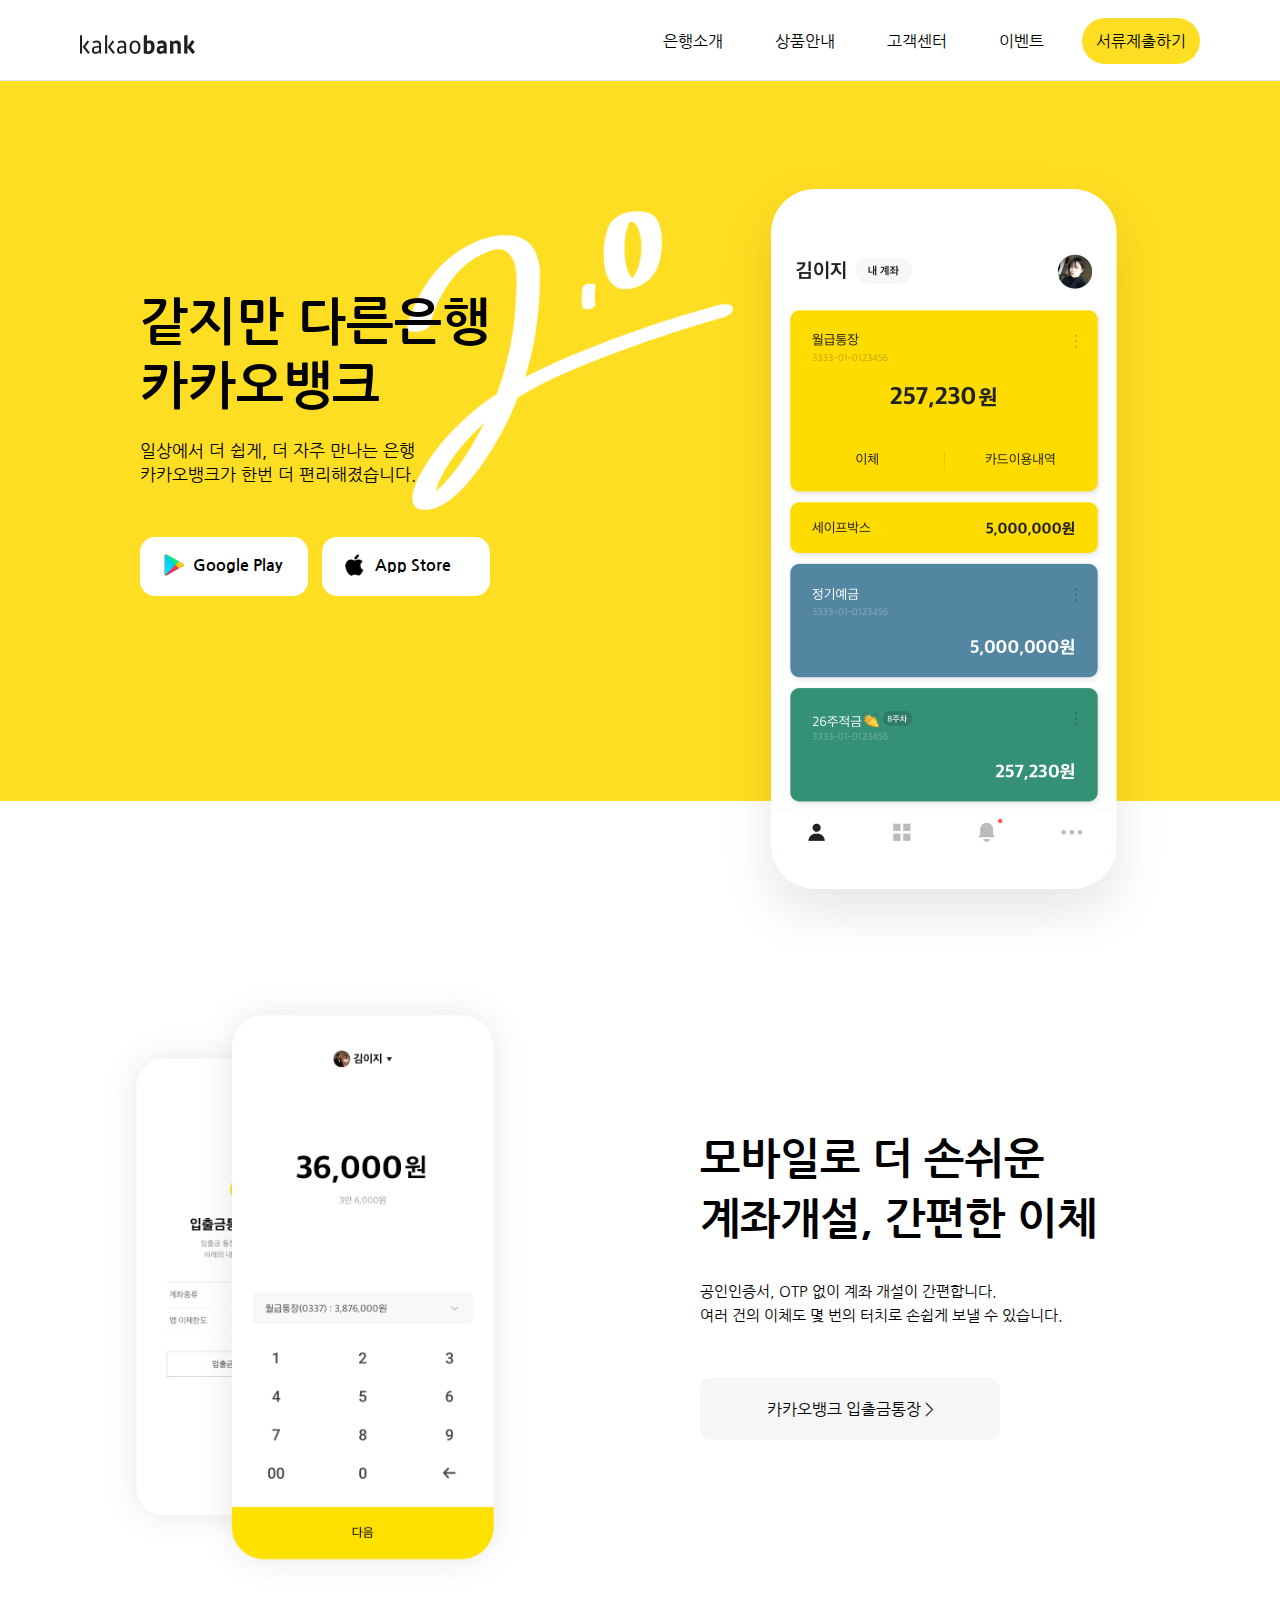
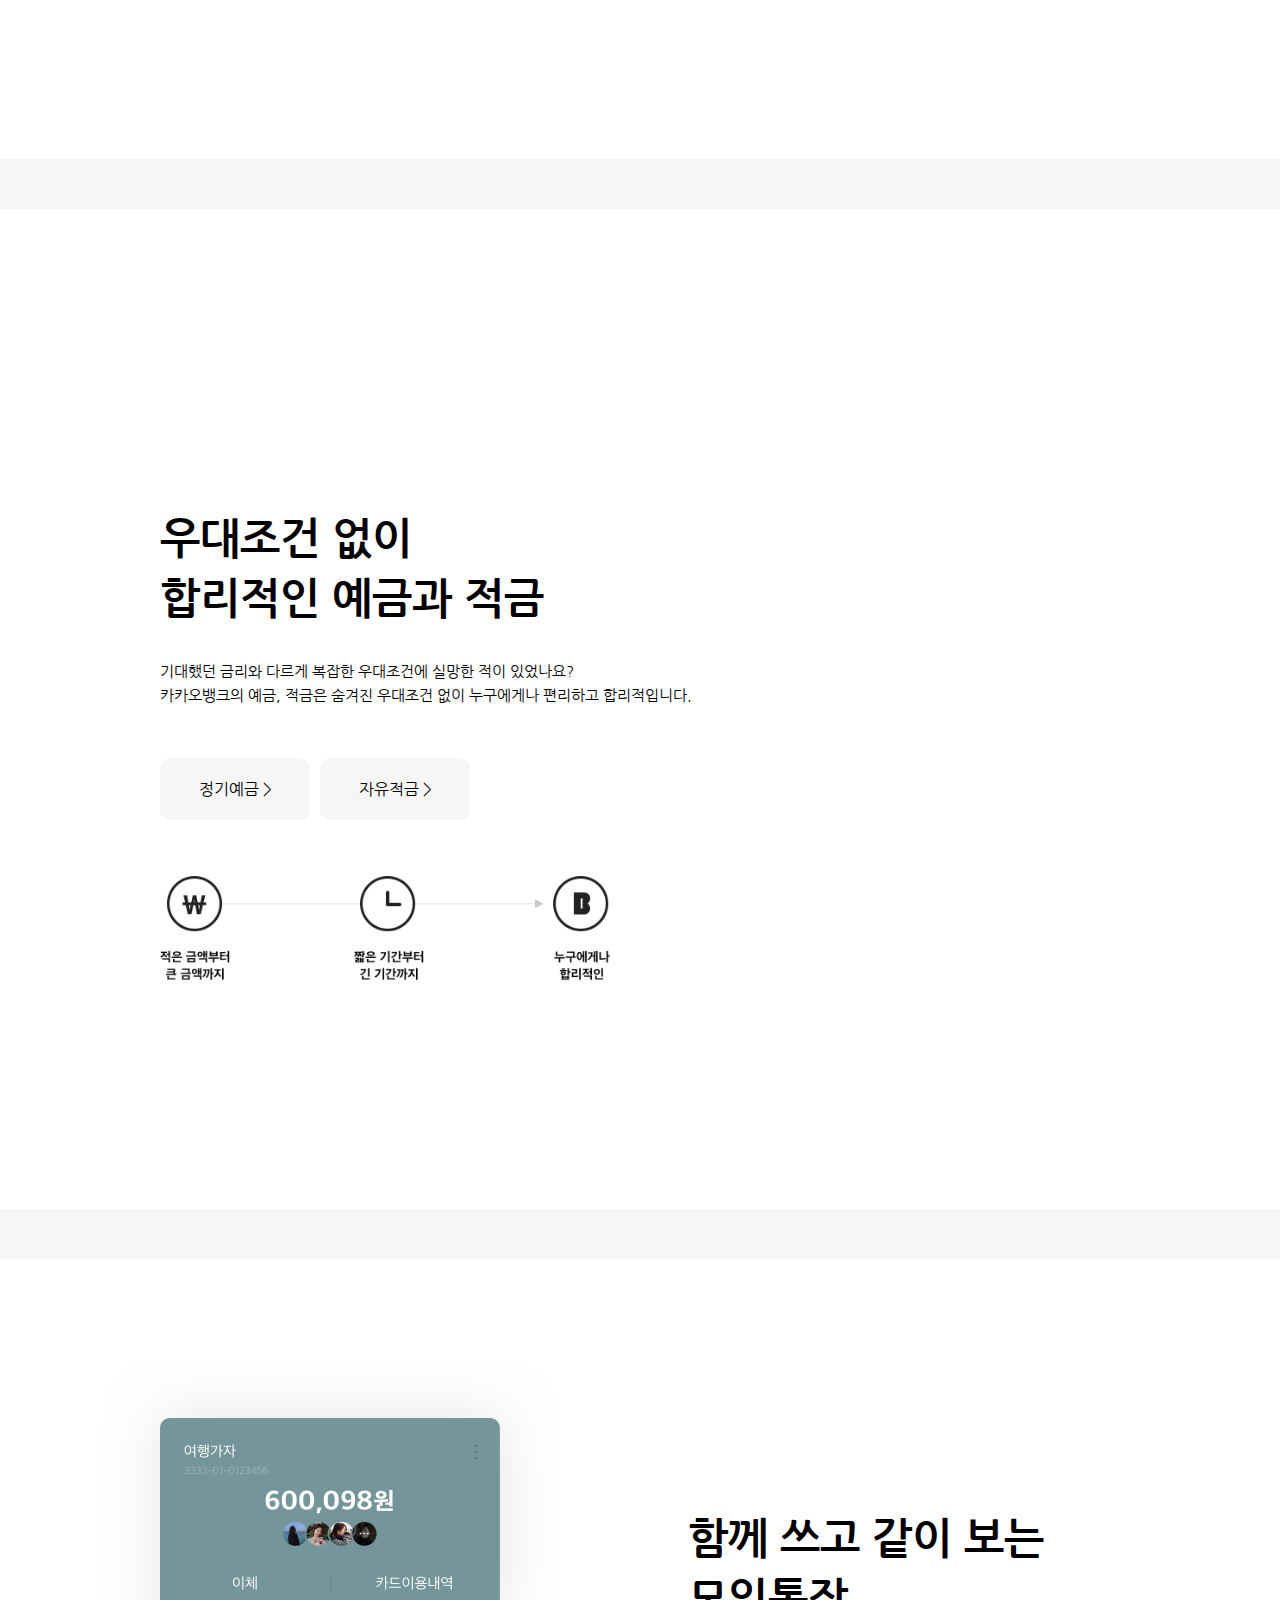
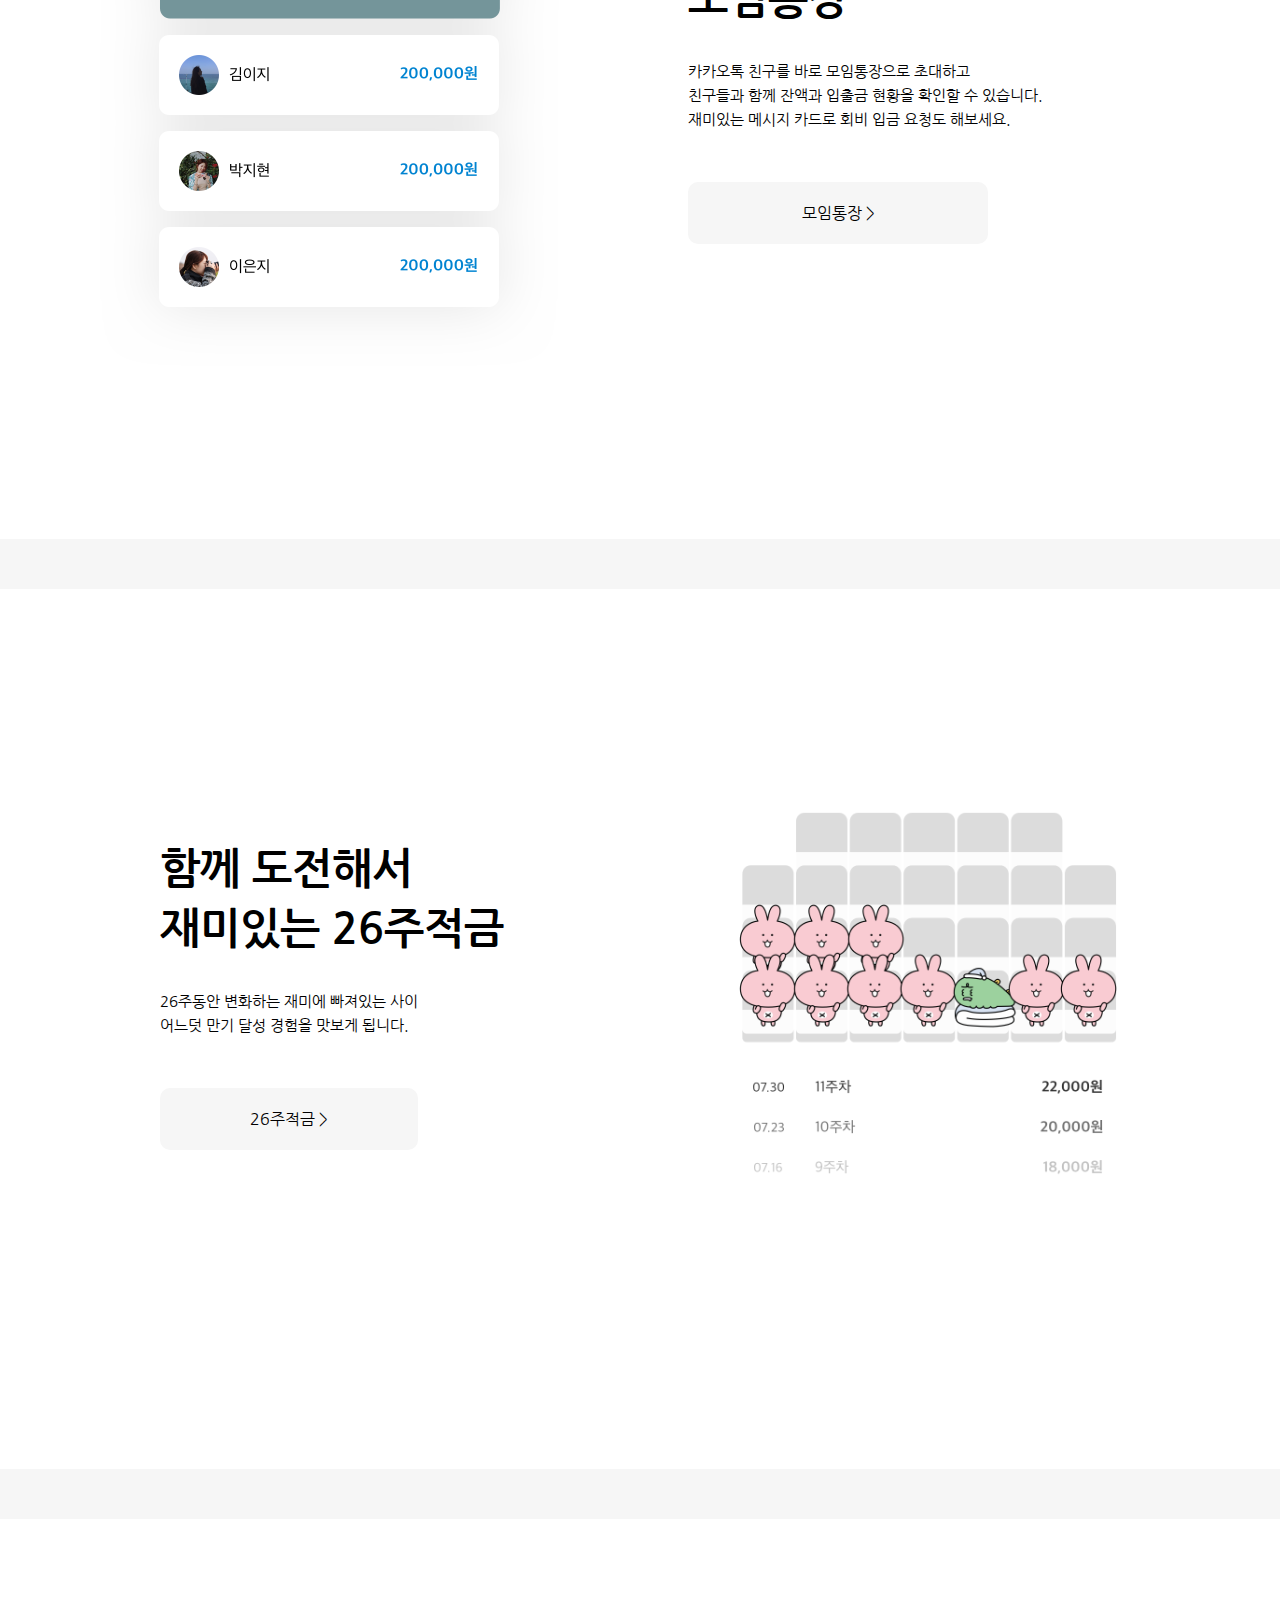
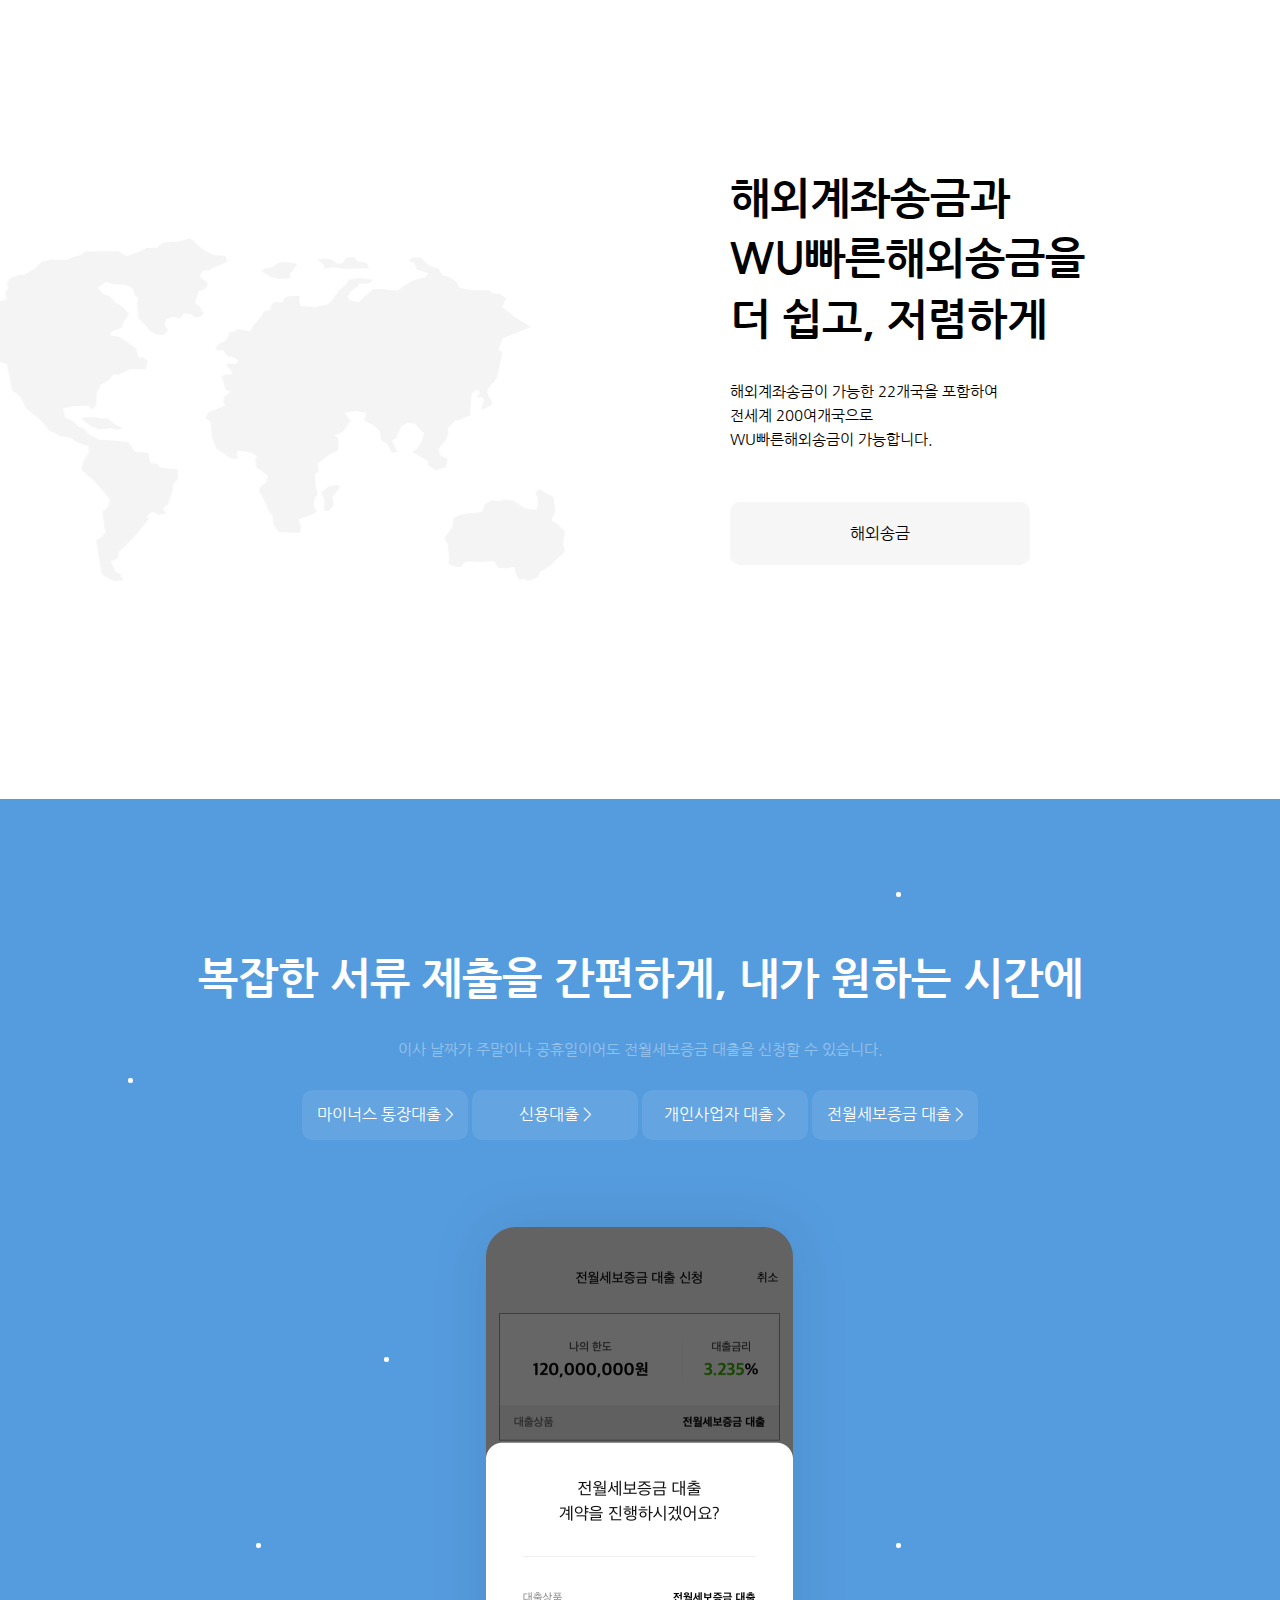
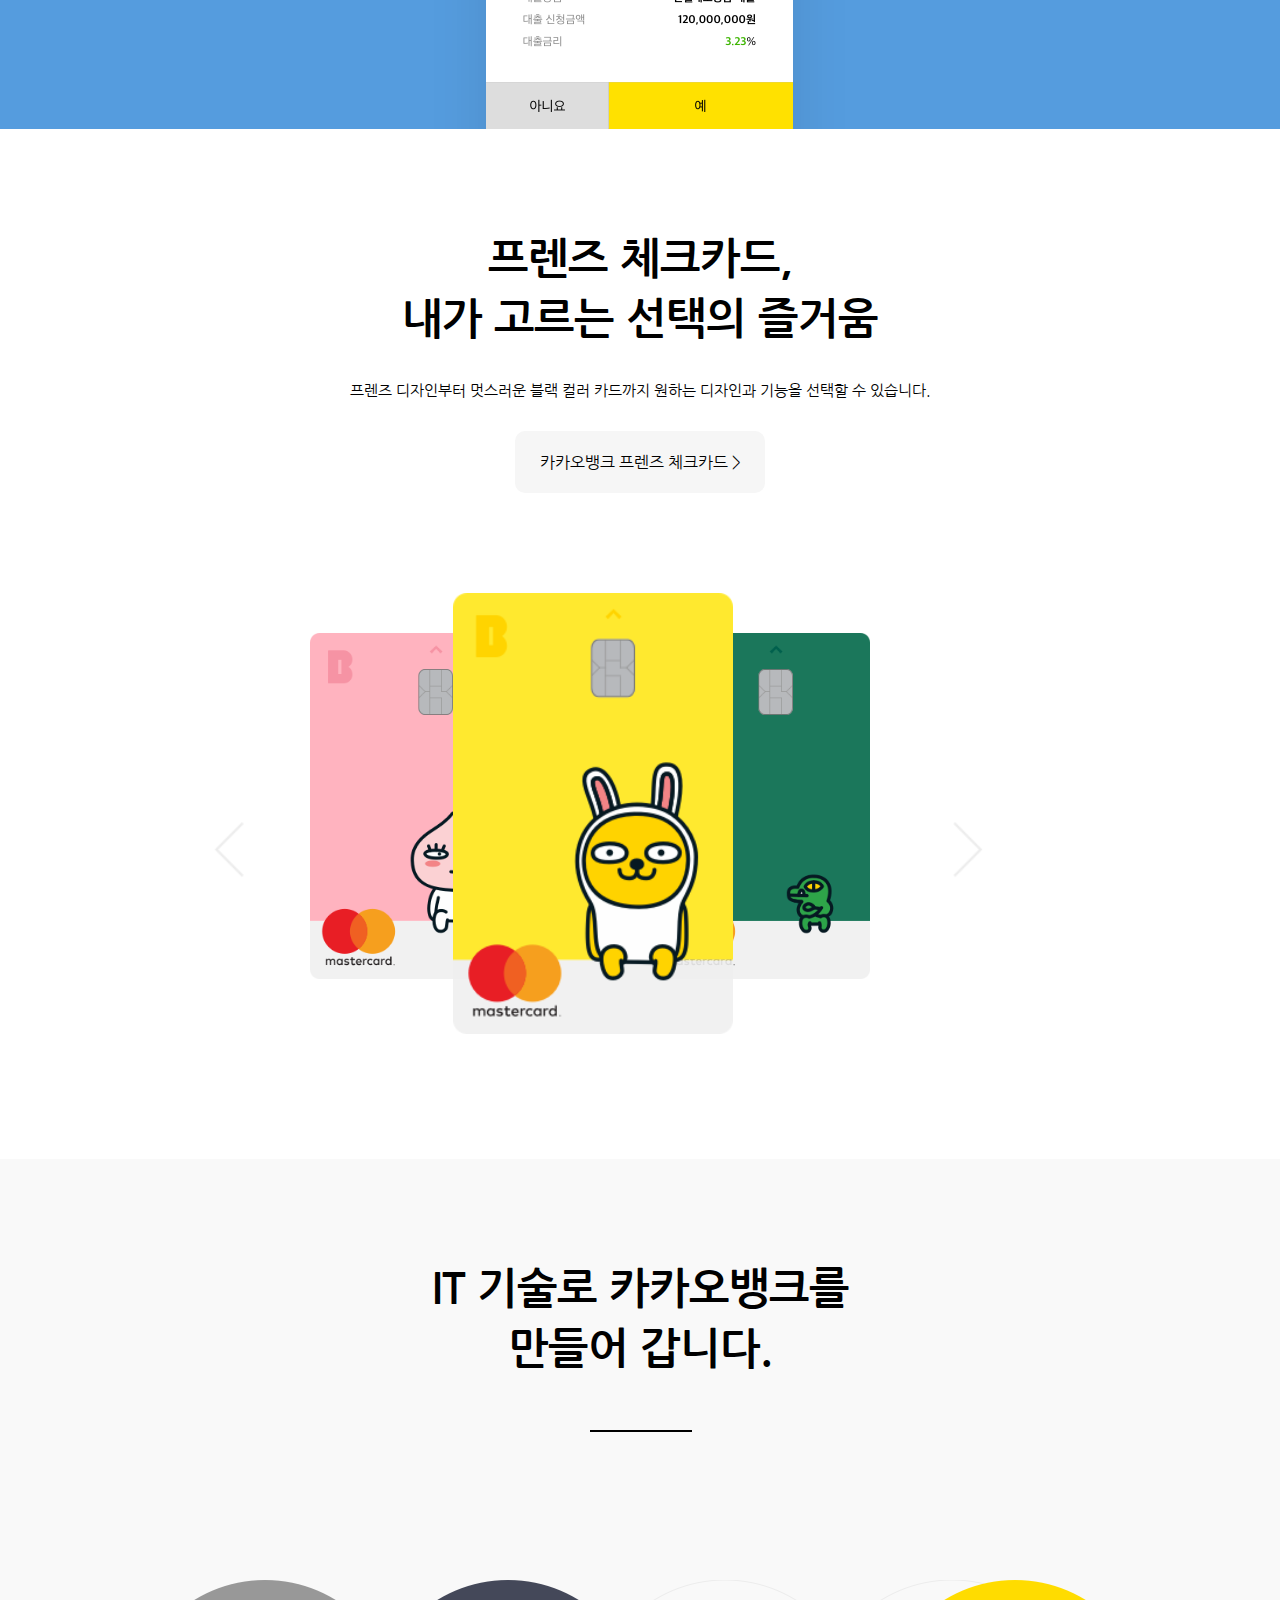
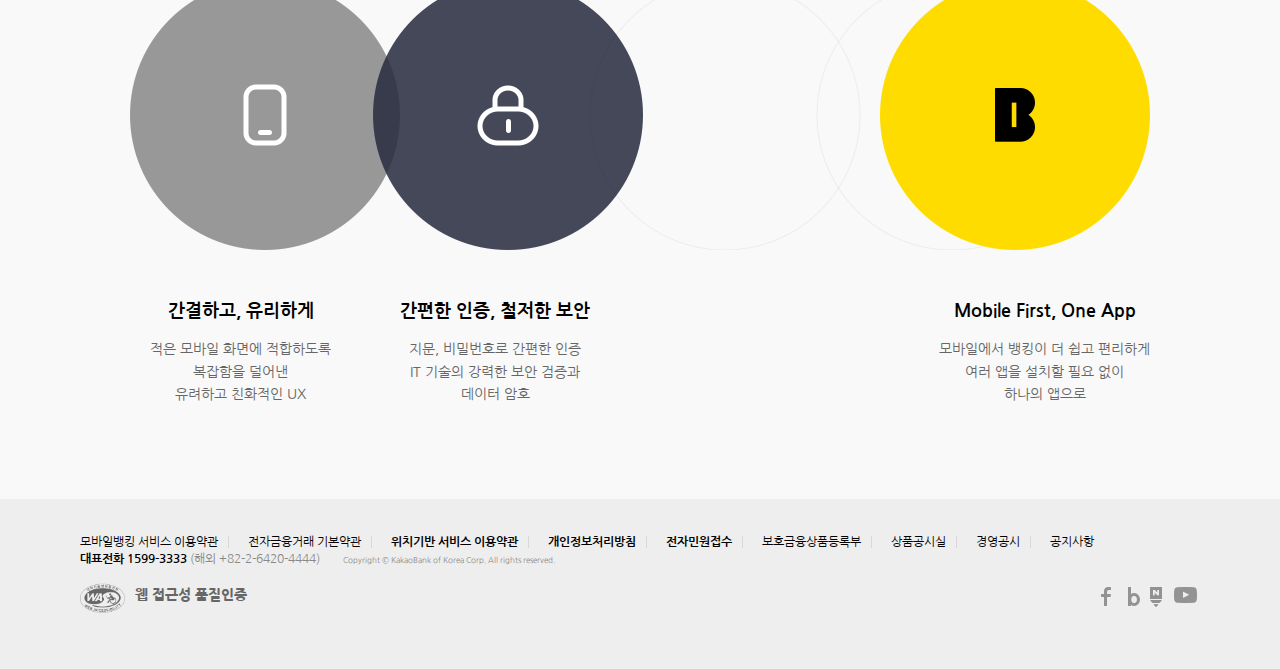
<file: newkakao/index.html>
<!DOCTYPE html>
<html lang="en">
<head>
    <meta charset="UTF-8">
    <meta name="viewport" content="width=device-width, initial-scale=1.0">
    <title>카카오뱅크</title>
    <link rel="stylesheet" type="text/css" href="css/reset.css">
    <link rel="stylesheet" type="text/css" href="css/normalize.css">
    <link rel="stylesheet" type="text/css" href="css/common.css">
    <link rel="stylesheet" type="text/css" href="css/main_header.css">
    <link rel="stylesheet" type="text/css" href="css/footer.css">

    <!--slick-->
    <link rel="stylesheet" type="text/css" href="script/slick/slick.css"/>
    <link rel="stylesheet" type="text/css" href="script/slick/slick-theme.css"/>
    <!--//slick-->

    <link rel="stylesheet" type="text/css" href="css/index.css">

    <!--공통-->
    <script src="script/jquery-3.5.1.min.js"></script>
    <script src="script/slick.js"></script>
    <script src="script/common.js"></script>
    <!--//공통-->

    <script>
        $(document).ready(function(){
            
            //카드 슬라이드
            $('#card_slide_div').slick({
				slide: 'div',
				slidesToShow : 3,
				slidesToScroll : 1,	//슬라이드 되어질 슬라이드수 기본값은 1
                speed : 200,	
                arrows : true,
                infinite : true, 	//무한 반복	 
                prevArrow : "<a href='javascript:;' class='slick-prev'>Previous</a>",//btn-arrow-l.png
                nextArrow : "<a href='javascript:;' class='slick-next'>Next</a>",//btn-arrow-r.png
                draggable : false, 	//드래그 가능 여부   
                centerMode: true, 
                centerPadding: '0' 

            });

            //애니메이션 class 동작
            function ExcuteAnimation(){
                if (isScrolledIntoView($('#detectCont2'))) {
                    $("#animatedSavingImg").css("animation-name","moveToLeft");
                } 
                if (isScrolledIntoView($('#detectCont5'))) {
                    $("#animatedForeignRmtImg").css("animation-name","moveToUp");
                }
                if (isScrolledIntoView($('#detectCont6'))) {
                    $(".day_sky").css("animation-name","changeTime");

                    $(".moon").css("animation-name","changeSunToMoon");

                    $("#animatedMoonImg").css("animation-name","moveMoonShadow");


                }
            }

            ExcuteAnimation();

            $(window).scroll(function () {
                ExcuteAnimation();
            }); 
        });

    </script>
</head>
<body>
    <div class="wrap">

        <header>
            <div class="headlist">
                <div class="headbox">
                    <h1 class="logo">
                        <a href="index.html">
                            <span class="blind">로고</span>
                        </a>
                    </h1>
    
                    <h2 class="blind">메인 메뉴</h2>
                    <nav>
                        <ul class="menu">
                            <li class="menuitem">
                                <a href="identity.html">은행소개</a>
                                <div class="submenu_wrap">
                                <h2 class="blind">서브메뉴</h2>
                                <ul class="submenu_box">
                                    <li class="submenu_list">
                                        <ul>
                                            <li class="submenu_item"><a href="identity.html"><strong>카카오뱅크</strong></a></li>
                                            <li><a href="identity.html">브랜드</a></li>
                                            <li><a href="#">주주사소개</a></li>
                                            <li><a href="contacts.html">오시는길</a></li>
                                            <li><a href="#">제휴문의</a></li>
                                        </ul>
                                    </li>
                                    <li class="submenu_list">
                                        <ul>
                                            <li><a href="#"><strong>윤리경영</strong></a></li>
                                            <li><a href="#">윤리강령</a></li>
                                            <li><a href="#">임직원행동기준</a></li>
                                        </ul>
                                    </li>
                                    <li class="submenu_list">
                                        <ul>
                                            <li><a href="#"><strong>투자정보</strong></a></li>
                                            <li><a href="#">공시정보</a></li>
                                            <li><a href="#">재무정보</a></li>
                                        </ul>
                                    </li>
                                    <li class="submenu_list">
                                        <ul>
                                            <li><a href="#"><strong>인재채용 > </strong></a></li>
                                        </ul>
                                    </li>
                                    <li class="submenu_list">
                                        <ul>
                                            <li><a href="#"><strong>새소식</strong></a></li>
                                            <li><a href="#">공지사항</a></li>
                                            <li><a href="#">보도자료</a></li>
                                        </ul>
                                    </li>
                                </ul>
                            </div>
                            
                            </li>
                            <li class="menuitem">
                                <a href="#">상품안내</a>
                                <div class="submenu_wrap">
                                    <ul class="submenu_box">
                                        <li class="submenu_list">
                                            <ul>
                                                    <li class="submenu_item"><a href="#"><strong>예적금</strong></a></li>
                                                    <li><a href="#">입출금통장</a></li>
                                                    <li><a href="#">모임통장</a></li>
                                                    <li><a href="#">세이프박스</a></li>
                                                    <li><a href="#">저금통</a></li>
                                                    <li><a href="#">정기예금</a></li>
                                                    <li><a href="#">자유적금</a></li>
                                            </ul>
                                        </li>
                                        <li class="submenu_list">
                                            <ul>
                                                <li><a href="emergencyLoan.html"><strong>대출</strong></a></li>
                                                <li><a href="emergencyLoan.html">비상금대출</a></li>
                                                <li><a href="#">마이너스통장대출</a></li>
                                                <li><a href="#">신용대출</a></li>
                                                <li><a href="#">개인사업자대출</a></li>
                                                <li><a href="#">전월세보증금대출</a></li>
                                            </ul>
                                        </li>
                                        <li class="submenu_list">
                                            <ul>
                                                <li><a href="#"><strong>서비스</strong></a></li>
                                                <li><a href="#">내 신용정보 </a></li>
                                                <li><a href="#">해외송금 보내기</a></li>
                                                <li><a href="#">해외송금 받기</a></li>
                                                <li><a href="#">프렌즈 체크카드</a></li>
                                            </ul>
                                        </li>
                                        <li class="submenu_list">
                                            <ul>
                                                <li><a href="#"><strong>제휴서비스</strong></a></li>
                                                <li><a href="#">증권사 주식계좌</a></li>
                                                <li><a href="#">제휴 신용카드</a></li>
                                            </ul>
                                        </li>
                                    </ul>
                                </div>
                            </li>
                            <li class="menuitem">
                                <a href="#">고객센터</a>
                                <div class="submenu_wrap">
                                    <ul class="submenu_box">
                                        <li class="submenu_list">
                                            <ul>
                                                <li><a href="#"><strong>이용안내</strong></a></li>
                                                <li><a href="#">자주 묻는 질문</a></li>
                                                <li><a href="#">이용시간 안내</a></li>
                                                <li><a href="#">ATM 이용안내</a></li>
                                                <li><a href="#">금리안내</a></li>
                                                <li><a href="#">수수료안내</a></li>
                                                <li><a href="#">상담안내</a></li>
                                            </ul>
                                        </li>
                                        <li class="submenu_list">
                                            <ul>
                                                <li><a href="#"><strong>상담하기</strong></a></li>
                                                <li><a href="#">고객의 소리</a></li>
                                                <li><a href="#">1:1 문의</a></li>
                                            </ul>
                                        </li>
                                        <li class="submenu_list">
                                            <ul>
                                                <li><a href="#"><strong>소비자보호</strong></a></li>
                                                <li><a href="#">소비자보호체계 </a></li>
                                                <li><a href="#">소비자보호 우수사례</a></li>
                                                <li><a href="#">전자민원</a></li>
                                                <li><a href="#">민원현황공시</a></li>
                                                <li><a href="#">민원사무편람</a></li>
                                                <li><a href="#">금융정보</a></li>
                                                <li><a href="#">금융사기 관련공시</a></li>
                                                <li><a href="#">보안취약점 신고 안내</a></li>
                                            </ul>
                                        </li>
                                        <li class="submenu_list">
                                            <ul>
                                                <li><a href="#"><strong>증명서</strong></a></li>
                                                <li><a href="#">나의 증명서 발급내역</a></li>
                                                <li><a href="#">증명서 진위 확인</a></li></ul>
                                        </li>
                                        <li class="submenu_list">
                                            <ul>
                                                <li><a href="#"><strong>약관 ・ 서식</strong></a></li>
                                                <li><a href="#">약관</a></li>
                                                <li><a href="#">서식</a></li>
                                                <li><a href="#">상품설명서</a></li>
                                                <li><a href="#">상품공시</a></li>
                                            </ul>
                                        </li>
                                    </ul>
                                </div>
                            </li>
                            <li class="menuitem"><a href="#" >이벤트</a></li>
                            <li class="menuitem"><a class="btn_submit " href="#">서류제출하기</a></li>
                        </ul>
                    </nav>
                </div><!--//headbox-->
            </div><!--//headlist-->
        </header>

    <div class="container">
        <h2 class="blind">본문</h2>

        <div class="content0">
        <div class="main_bg">
            <div class="main_banner">
                <div class="txtlist">
                    <h3>같지만 다른은행<br>카카오뱅크</h3>
                    <p>일상에서 더 쉽게, 더 자주 만나는 은행<br>
                    카카오뱅크가 한번 더 편리해졌습니다.</p>
                    <div class="btn_area">
                        <a class="btn_playstore" href="#"><span class="img_playstore"></span>Google Play</a>
                        <a class="btn_appstore" href="#"><span class="img_appstore"></span>App Store</a>
                    </div>
                </div>
            </div>
        </div>
        </div>

        <div class="content1">
            <div class="cont_main_img">
                <img src="img/main-withdrawal.png">
            </div>
            <div class="cont_main_txt">
                <h3>모바일로 더 손쉬운<br>
                계좌개설, 간편한 이체</h3>

                <p>공인인증서, OTP 없이 계좌 개설이 간편합니다.<br>
                    여러 건의 이체도 몇 번의 터치로 손쉽게 보낼 수 있습니다.</p>
                <a href="#">카카오뱅크 입출금통장 > </a>
            </div>
        </div>

        <div class="sec_gray"></div>

        
        <div class="content2">
            <div class="cont_main_txt" >
                <div id="detectCont2"></div>
                <h3>우대조건 없이<br>
                합리적인 예금과 적금
                </h3>

                <p>기대했던 금리와 다르게 복잡한 우대조건에 실망한 적이 있었나요?<br>
                    카카오뱅크의 예금, 적금은 숨겨진 우대조건 없이 누구에게나 편리하고 합리적입니다.</p>
                <div class="txt_button">
                <a href="#">정기예금  > </a>
                <a href="#">자유적금  > </a>
                </div>
                <img src="img/main-savings-money.png">
            </div>
            <div class="cont_main_img" id="animatedSavingImg">
                <img src="img/main-savings.png">
            </div>
        </div>

        <div class="sec_gray"></div>

        <div class="content3">
            <div class="cont_main_img">
                <img src="img/main-moim.png" alt="모임통장 이용 화면">
            </div>
            <div class="cont_main_txt">
                <h3>함께 쓰고 같이 보는<br>
                    모임통장</h3>

                <p>카카오톡 친구를 바로 모임통장으로 초대하고<br>
                    친구들과 함께 잔액과 입출금 현황을 확인할 수 있습니다.<br>
                    재미있는 메시지 카드로 회비 입금 요청도 해보세요.</p>
                <a href="#">모임통장 > </a>
            </div>
        </div>

        <div class="sec_gray"></div>

        <div class="content4">
            <div class="cont_main_txt">
                <h3>함께 도전해서<br>
                    재미있는 26주적금</h3>

                <p>26주동안 변화하는 재미에 빠져있는 사이<br>
                    어느덧 만기 달성 경험을 맛보게 됩니다.</p>
                <a href="#">26주적금 > </a>
            </div>

            <div class="cont_main_img">
                <img src="img/main-26weeks.png" alt="26주적금 이용화면">
            </div>

        </div>

        <div class="sec_gray"></div>

        <div class="content5">
            <div id="detectCont5"></div>
            <div class="cont_main_img" id="animatedForeignRmtImg">
                <img src="img/main-foreignRemittance.png" alt="해외송금 이용 화면">
            </div>
            <div class="cont_main_txt">
                <h3>해외계좌송금과<br>WU빠른해외송금을<br>더 쉽고, 저렴하게</h3>

                <p>해외계좌송금이 가능한 22개국을 포함하여<br>
                    전세계 200여개국으로<br>
                     WU빠른해외송금이 가능합니다.</p>
                <a href="#"> 해외송금 </a>
            </div>
        </div>

        <div class="content6">
            <div class="day_sky"></div>
            <div class="cont_main_txt">
                <h3>복잡한 서류 제출을 간편하게, 내가 원하는 시간에</h3>
                <p>이사 날짜가 주말이나 공휴일이어도 전월세보증금 대출을 신청할 수 있습니다. </p>
                <ul>
                    <li><a href="#">마이너스 통장대출 ></a></li>
                    <li><a href="#">신용대출 ></a></li>
                    <li><a href="#">개인사업자 대출 ></a></li>
                    <li><a href="#">전월세보증금 대출 ></a></li>
                </ul>
                <span class="moon_wrap">
                    <span class="moon"></span>
                    <span class="moon_add" id="animatedMoonImg"></span>
                </span>

            </div>
            <span class="ico_star ico_star1 on"></span>
            <span class="ico_star ico_star2 on"></span>
            <span class="ico_star ico_star3 on"></span>
            <span class="ico_star ico_star4 on"></span>
            <span class="ico_star ico_star5 on"></span>
            <div class="cont_main_img">
                <img src="img/main-loan.png" alt="전월세보증금 대출 이용화면" id="detectCont6">
            </div>

        </div>

        <div class="content7">
            <div class="cont_main_txt">
                <h3>프렌즈 체크카드, <br>내가 고르는 선택의 즐거움</h3>
                <p>프렌즈 디자인부터 멋스러운 블랙 컬러 카드까지 원하는 디자인과 기능을 선택할 수 있습니다.</p>
                <a href="#">카카오뱅크 프렌즈 체크카드 > </a>
            </div>

<!--             <div class="cont_main_img">
                <img class="card_img1" src="img/card-1.png" >
                <img class="card_img2" src="img/card-2.png" >
                <img class="card_img3" src="img/card-3.png">

                </div> -->


            <div class="cont_main_img">
                <div class="card_slide_div" id="card_slide_div" >
                    <div class = "slide_item">
                       <img class="card_img3" src="img/card-3.png">
                    </div>
                    <div class = "slide_item">
                        <img class="card_img4" src="img/card-4.png" >
                    </div>
                    <div class = "slide_item">
                        <img class="card_img5" src="img/card-5.png" >
                    </div>
                    <div class = "slide_item">
                        <img class="card_img1" src="img/card-1.png" >
                    </div>
                    <div class = "slide_item">
                        <img class="card_img2" src="img/card-2.png" >
                    </div>
                 </div>
            </div>
        </div>

        <div class="content8">
            <div class="cont_main_txt">
                <h3>IT 기술로 카카오뱅크를<br> 만들어 갑니다.</h3>
                <div class="hr_box"><hr></div>
            
            
                <img src="img/home-it.png">
                <ul>
                    <li class="bank_item">
                        <p><strong>간결하고, 유리하게</strong></p>
                        <p>적은 모바일 화면에 적합하도록<br>
                            복잡함을 덜어낸<br>
                            유려하고 친화적인 UX
                        </p>
                    </li>
                    <li class="bank_item2">
                        <p><strong>간편한 인증, 철저한 보안 </strong></p>
                        <p>지문, 비밀번호로 간편한 인증<br>
                            IT 기술의 강력한 보안 검증과<br>
                            데이터 암호
                        </p>
                    </li>
                    <li class="bank_item3">
                        <p><strong>Mobile First, One App</strong></p>
                        <p>모바일에서 뱅킹이 더 쉽고 편리하게<br>
                            여러 앱을 설치할 필요 없이<br>
                            하나의 앱으로
                        </p>
                   </li>
                </ul>
            </div>
        </div>
     </div> <!--contents-->

     <footer>
        <div class="footer_box">
            <ul class="footer_cont1">
                <li><a href="#">모바일뱅킹 서비스 이용약관</a><span class="vhr"></span></li>
                <li><a href="#">전자금융거래 기본약관</a><span class="vhr"></span></li>
                <li><a href="#"><b>위치기반 서비스 이용약관</b></a><span class="vhr"></span></li>
                <li><a href="#"><b>개인정보처리방침</b></a><span class="vhr"></span></li>
                <li><a href="#"><b>전자민원접수</b></a><span class="vhr"></span></li>
                <li><a href="#">보호금융상품등록부</a><span class="vhr"></span></li>
                <li><a href="#">상품공시실</a><span class="vhr"></span></li>
                <li><a href="#">경영공시</a><span class="vhr"></span></li>
                <li><a href="#">공지사항</a></li>
            </ul>
            
            <ul class="footer_cont2"><li><b>대표전화 1599-3333</b></li>
                <li class="cont2_txt">(해외 +82-2-6420-4444)</li>
                <li class="cont2_txt cont2_cp">Copyright © KakaoBank of Korea Corp. All rights reserved.</li>
            </ul>
    
            <ul class="footer_cont3">
                <li class="ico_web">
                    <a class="ico1">
                        <img src="img/webaccessibility.png" />
                        <span>웹 접근성 품질인증</span></a>
                </li>
                <li class="ico_list">
                <ul>
                    <li class="ico_sns"><div class="ico_facebook"><a>페이스북</a></div></li>
                    <li class="ico_sns"><div class="ico_kabang"><a>카뱅</a></div></li>
                    <li class="ico_sns"><div class="ico_naver"><a>네이버</a></div></li>
                    <li class="ico_sns"><div class="ico_youtube"><a>유튜브</a></div></li>
                </ul>
             </li>
            </ul>
        </div>
    </footer>

</div>

</body>
</html>
</file>
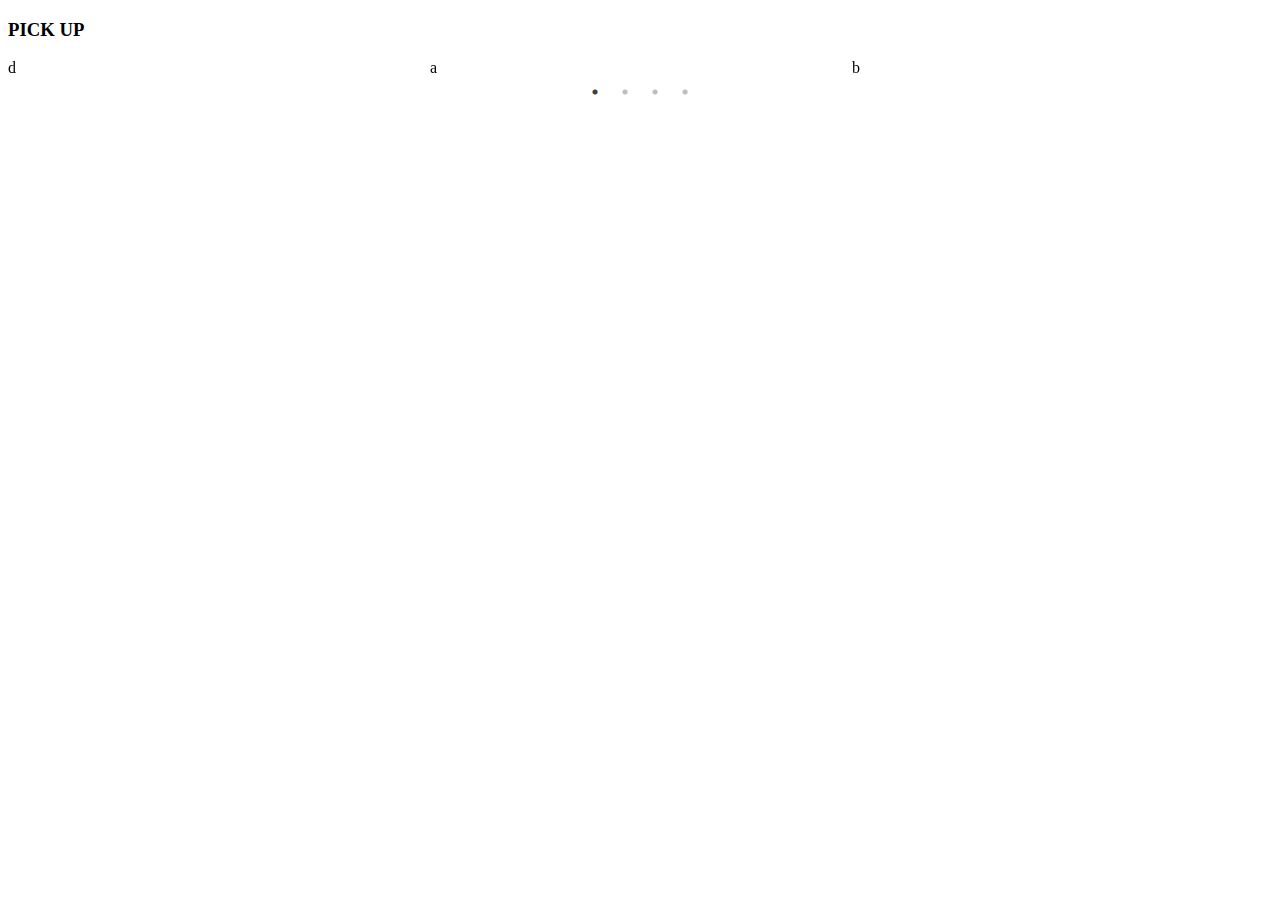
<file: eyescream/ex.html>
<!DOCTYPE html>
<html lang="en">
<head>
    <meta charset="UTF-8">
    <meta name="viewport" content="width=device-width, initial-scale=1.0">
    <title>eyescream</title>

    <link rel="stylesheet" type="text/css" href="script/slick/slick.css"/>
    <link rel="stylesheet" type="text/css" href="script/slick/slick-theme.css"/>



    <!--//공통-->
    <script src="script/jquery-3.5.1.min.js"></script>
    <script src="script/slick.js"></script>
    
    <script>
        $(document).ready(function(){
               
            $('#pickup_slide').slick({
				slide: 'div',
				slidesToShow : 3,
				slidesToScroll : 1,	//슬라이드 되어질 슬라이드수 기본값은 1
                speed : 200,	
                arrows : true,
                infinite : true, 	//무한 반복
                centerMode: true, 
                centerPadding: '0',
               // slidesToScroll : 3,	//슬라이드 되어질 슬라이드수 기본값은 1
                //autoplay: true, //자동플레이 유무( false시 자동플레이 안됨 )
                // autoplaySpeed:4000, // 자동플레이 스피드


                    speed : 200,	
                arrows : true,
                dots:true,
                responsive: [
                {
                breakpoint: 768,
                settings: {
                    arrows: false,
                    centerMode: true,
                    centerPadding: '40px',
                    slidesToShow: 3
                }
                },
                {
                breakpoint: 480,
                settings: {
                    arrows: false,
                    centerMode: true,
                    centerPadding: '40px',
                    slidesToShow: 1
                }
                }
            ]
            });  
        });

    </script>
</head>
<body>
    <div class="pickup">
        <h3>PICK UP</h3>
        <div id="pickup_slide" class="pickup_slide_div">
            <div class="pickup_slide_item" id="pickup_img1">a</div>
            <div class="pickup_slide_item" id="pickup_img2">b</div>
            <div class="pickup_slide_item" id="pickup_img3">c</div>
            <div class="pickup_slide_item" id="pickup_img4">d</div>
        </div>
    </div>
</body>
</html>
</file>
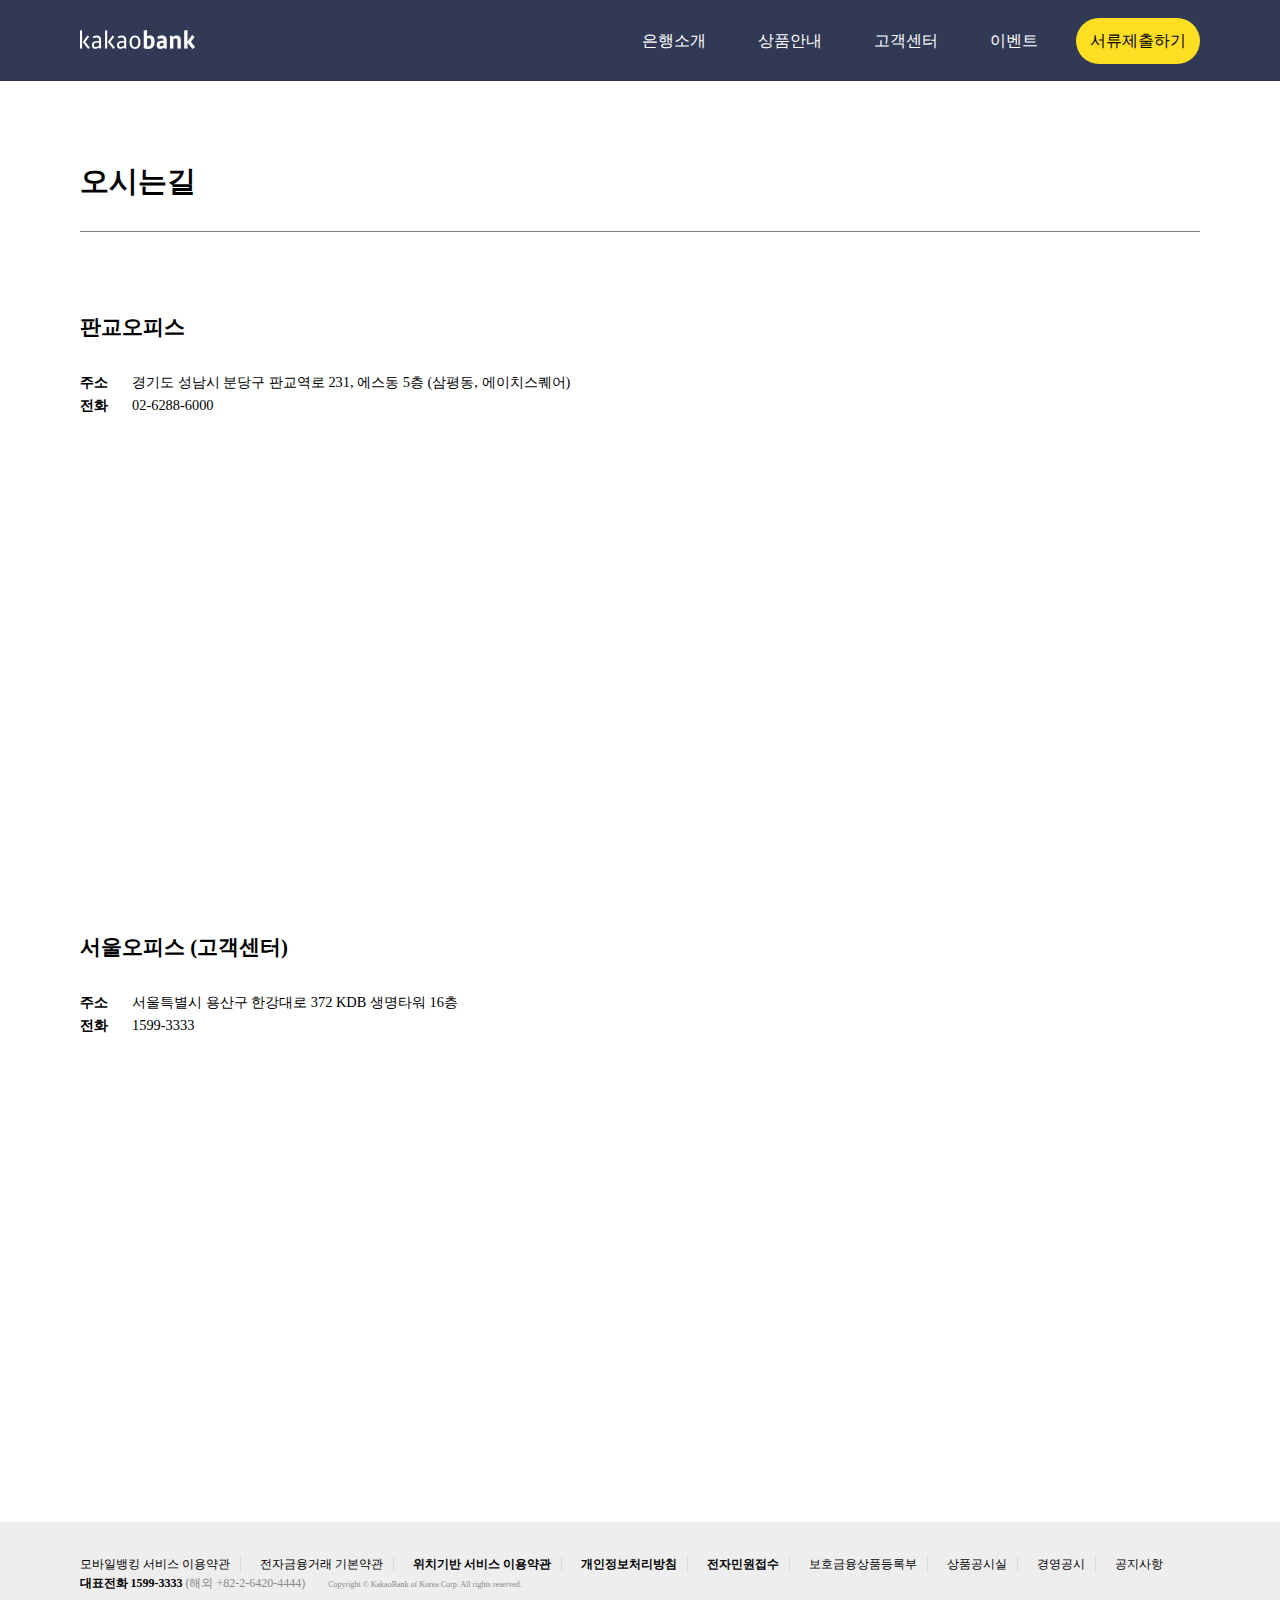
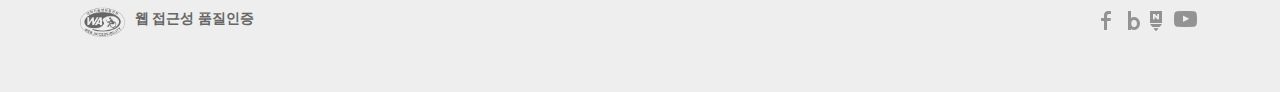
<file: newkakao/contacts.html>
<!DOCTYPE html>
<html lang="en">
<head>
    <meta charset="UTF-8">
    <meta name="viewport" content="width=device-width, initial-scale=1.0">
    <title>카카오뱅크</title>
    <!--공통-->
    <link rel="stylesheet" type="text/css" href="css/reset.css">
    <link rel="stylesheet" type="text/css" href="css/normalize.css">
    <link rel="stylesheet" type="text/css" href="css/reset.css">
    <link rel="stylesheet" type="text/css" href="css/common.css">
    <link rel="stylesheet" type="text/css" href="css/main_header.css">
    <link rel="stylesheet" type="text/css" href="css/footer.css">
    
    <link rel="stylesheet" type="text/css" href="script/slick/slick.css"/>
    <link rel="stylesheet" type="text/css" href="script/slick/slick-theme.css"/>

    <!--//공통-->
    <link rel="stylesheet" type="text/css" href="css/contacts.css">
    <script src="script/jquery-3.5.1.min.js"></script>
    <script src="script/common.js"></script>
    <script src="script/slick.js"></script>
    <script type="text/javascript" src="http://dapi.kakao.com/v2/maps/sdk.js?appkey=a555752d781b63144dd3e8823f6fbc99"></script>

    <script>

        $(document).ready(function(){
            initMenuEvent();

            var pankyoCord  = new kakao.maps.LatLng(37.4012529,127.108611,21); 
            var pankyoDivId = "pankyoMap";
            
             var seoulCord  = new kakao.maps.LatLng(37.551651,126.9730232,21); 
             var seoulDivId = "seoulMap";

            loadMap(pankyoCord, pankyoDivId);
            loadMap(seoulCord, seoulDivId);

            function loadMap(cord, elm){
                var position  = cord;
                var container = document.getElementById(elm); //지도를 담을 영역의 DOM 레퍼런스
                var options = { //지도를 생성할 때 필요한 기본 옵션
                    center: position,
                    level: 3 //지도의 레벨(확대, 축소 정도)
                };

                var map = new kakao.maps.Map(container, options); //지도 생성 및 객체 리턴

                //내용표시
                //// 커스텀 오버레이에 표시할 내용입니다     
                // HTML 문자열 또는 Dom Element 입니다 
                var content = '<div class ="marker_label"><span class="left"></span><span class="center">카카오뱅크</span><span class="right"></span></div>';
                // 커스텀 오버레이가 표시될 위치입니다 
                ////var position = new kakao.maps.LatLng(37.401236,127.1064533,17);  

                // 커스텀 오버레이를 생성합니다
                var customOverlay = new kakao.maps.CustomOverlay({
                    position: position,
                    content: content   
                });
                // 커스텀 오버레이를 지도에 표시합니다
                customOverlay.setMap(map);


                //mapControl
                var mapTypeControl = new kakao.maps.MapTypeControl();
                // 지도 오른쪽 위에 지도 타입 컨트롤이 표시되도록 지도에 컨트롤을 추가한다.
                map.addControl(mapTypeControl, kakao.maps.ControlPosition.TOPRIGHT);

                ////zoomControl
                // 아래와 같이 옵션을 입력하지 않아도 된다
                var zoomControl = new kakao.maps.ZoomControl();
                // 지도 오른쪽에 줌 컨트롤이 표시되도록 지도에 컨트롤을 추가한다
                map.addControl(zoomControl, kakao.maps.ControlPosition.RIGHT);


                //marker
                // 마커가 표시될 위치입니다 
                /////var markerPosition  = new kakao.maps.LatLng(37.401236,127.1064533,17); 
                // 마커를 생성합니다
                var marker = new kakao.maps.Marker({
                    position: position
                /////////// position: markerPosition//////
                });

                // 마커가 지도 위에 표시되도록 설정합니다
                marker.setMap(map);

                // 아래 코드는 지도 위의 마커를 제거하는 코드입니다
                // marker.setMap(null);    
        }

  
        });
    </script>
</head>
<body>
    <div class="wrap">
        <header>
            <div class="headlist">
                <div class="headbox">
                    <h1 class="logo">
                        <a href="index.html">
                            <span class="blind">로고</span>
                        </a>
                    </h1>
    
                    <h2 class="blind">메인 메뉴</h2>
                    <nav>
                        <ul class="menu">
                            <li class="menuitem">
                                <a class="title_item" href="identity.html">은행소개</a>
                                <div class="submenu_wrap">
                                <h2 class="blind">서브메뉴</h2>
                                <ul class="submenu_box">
                                    <li class="submenu_list">
                                        <ul>
                                            <li class="submenu_item"><a href="identity.html"><strong>카카오뱅크</strong></a></li>
                                            <li><a href="identity.html">브랜드</a></li>
                                            <li><a href="#">주주사소개</a></li>
                                            <li><a href="contacts.html">오시는길</a></li>
                                            <li><a href="#">제휴문의</a></li>
                                        </ul>
                                    </li>
                                    <li class="submenu_list">
                                        <ul>
                                            <li><a href="#"><strong>윤리경영</strong></a></li>
                                            <li><a href="#">윤리강령</a></li>
                                            <li><a href="#">임직원행동기준</a></li>
                                        </ul>
                                    </li>
                                    <li class="submenu_list">
                                        <ul>
                                            <li><a href="#"><strong>투자정보</strong></a></li>
                                            <li><a href="#">공시정보</a></li>
                                            <li><a href="#">재무정보</a></li>
                                        </ul>
                                    </li>
                                    <li class="submenu_list">
                                        <ul>
                                            <li><a href="#"><strong>인재채용 > </strong></a></li>
                                        </ul>
                                    </li>
                                    <li class="submenu_list">
                                        <ul>
                                            <li><a href="#"><strong>새소식</strong></a></li>
                                            <li><a href="#">공지사항</a></li>
                                            <li><a href="#">보도자료</a></li>
                                        </ul>
                                    </li>
                                </ul>
                            </div>
                            
                            </li>
                            <li class="menuitem">
                                <a href="#" class="title_item">상품안내</a>
                                <div class="submenu_wrap">
                                    <ul class="submenu_box">
                                        <li class="submenu_list">
                                            <ul>
                                                    <li class="submenu_item"><a href="#"><strong>예적금</strong></a></li>
                                                    <li><a href="#">입출금통장</a></li>
                                                    <li><a href="#">모임통장</a></li>
                                                    <li><a href="#">세이프박스</a></li>
                                                    <li><a href="#">저금통</a></li>
                                                    <li><a href="#">정기예금</a></li>
                                                    <li><a href="#">자유적금</a></li>
                                            </ul>
                                        </li>
                                        <li class="submenu_list">
                                            <ul>
                                                <li><a href="emergencyLoan.html"><strong>대출</strong></a></li>
                                                <li><a href="emergencyLoan.html">비상금대출</a></li>
                                                <li><a href="#">마이너스통장대출</a></li>
                                                <li><a href="#">신용대출</a></li>
                                                <li><a href="#">개인사업자대출</a></li>
                                                <li><a href="#">전월세보증금대출</a></li>
                                            </ul>
                                        </li>
                                        <li class="submenu_list">
                                            <ul>
                                                <li><a href="#"><strong>서비스</strong></a></li>
                                                <li><a href="#">내 신용정보 </a></li>
                                                <li><a href="#">해외송금 보내기</a></li>
                                                <li><a href="#">해외송금 받기</a></li>
                                                <li><a href="#">프렌즈 체크카드</a></li>
                                            </ul>
                                        </li>
                                        <li class="submenu_list">
                                            <ul>
                                                <li><a href="#"><strong>제휴서비스</strong></a></li>
                                                <li><a href="#">증권사 주식계좌</a></li>
                                                <li><a href="#">제휴 신용카드</a></li>
                                            </ul>
                                        </li>
                                    </ul>
                                </div>
                            </li>
                            <li class="menuitem">
                                <a href="#"  class="title_item">고객센터</a>
                                <div class="submenu_wrap">
                                    <ul class="submenu_box">
                                        <li class="submenu_list">
                                            <ul>
                                                <li><a href="#"><strong>이용안내</strong></a></li>
                                                <li><a href="#">자주 묻는 질문</a></li>
                                                <li><a href="#">이용시간 안내</a></li>
                                                <li><a href="#">ATM 이용안내</a></li>
                                                <li><a href="#">금리안내</a></li>
                                                <li><a href="#">수수료안내</a></li>
                                                <li><a href="#">상담안내</a></li>
                                            </ul>
                                        </li>
                                        <li class="submenu_list">
                                            <ul>
                                                <li><a href="#"><strong>상담하기</strong></a></li>
                                                <li><a href="#">고객의 소리</a></li>
                                                <li><a href="#">1:1 문의</a></li>
                                            </ul>
                                        </li>
                                        <li class="submenu_list">
                                            <ul>
                                                <li><a href="#"><strong>소비자보호</strong></a></li>
                                                <li><a href="#">소비자보호체계 </a></li>
                                                <li><a href="#">소비자보호 우수사례</a></li>
                                                <li><a href="#">전자민원</a></li>
                                                <li><a href="#">민원현황공시</a></li>
                                                <li><a href="#">민원사무편람</a></li>
                                                <li><a href="#">금융정보</a></li>
                                                <li><a href="#">금융사기 관련공시</a></li>
                                                <li><a href="#">보안취약점 신고 안내</a></li>
                                            </ul>
                                        </li>
                                        <li class="submenu_list">
                                            <ul>
                                                <li><a href="#"><strong>증명서</strong></a></li>
                                                <li><a href="#">나의 증명서 발급내역</a></li>
                                                <li><a href="#">증명서 진위 확인</a></li></ul>
                                        </li>
                                        <li class="submenu_list">
                                            <ul>
                                                <li><a href="#"><strong>약관 ・ 서식</strong></a></li>
                                                <li><a href="#">약관</a></li>
                                                <li><a href="#">서식</a></li>
                                                <li><a href="#">상품설명서</a></li>
                                                <li><a href="#">상품공시</a></li>
                                            </ul>
                                        </li>
                                    </ul>
                                </div>
                            </li>
                            <li class="menuitem"><a href="#"  class="title_item">이벤트</a></li>
                            <li class="menuitem"><a class="btn_submit " href="#">서류제출하기</a></li>
                        </ul>
                    </nav>
                </div><!--//headbox-->
            </div><!--//headlist-->
        </header>

    <div class="contents">
        <h2 class="blind">본문</h2>

        <div class="content_wrap">
            <h3>오시는길</h3>
            <div class="offic_info">
                <h4>판교오피스</h4>
                <ul>
                    <li>
                        <span class="address_label">주소</span>
                        <div class="address">경기도 성남시 분당구 판교역로 231, 에스동 5층 (삼평동, 에이치스퀘어)</div>
                    </li>
                    <li>
                        <span class="tel_label">전화</span>
                        <div class="tel">02-6288-6000</div>
                    </li>
                </ul>
                <div id="pankyoMap" class="map" style="width:1100px;height:400px;"></div>
            </div>

            <div class="offic_info">
                <h4>서울오피스 (고객센터)</h4>
                <ul>
                    <li>
                        <span class="address_label">주소</span>
                        <div class="address">서울특별시 용산구 한강대로 372 KDB 생명타워 16층</div>
                    </li>
                    <li>
                        <span class="tel_label">전화</span>
                        <div class="tel">1599-3333</div>
                    </li>
                </ul>
                <div id="seoulMap" class="map" style="width:1100px;height:400px;"></div>    
            </div>       
        </div>
    </div>
        

        </div>

        <footer>
            <div class="footer_box">
                <ul class="footer_cont1">
                    <li><a href="#">모바일뱅킹 서비스 이용약관</a><span class="vhr"></span></li>
                    <li><a href="#">전자금융거래 기본약관</a><span class="vhr"></span></li>
                    <li><a href="#"><b>위치기반 서비스 이용약관</b></a><span class="vhr"></span></li>
                    <li><a href="#"><b>개인정보처리방침</b></a><span class="vhr"></span></li>
                    <li><a href="#"><b>전자민원접수</b></a><span class="vhr"></span></li>
                    <li><a href="#">보호금융상품등록부</a><span class="vhr"></span></li>
                    <li><a href="#">상품공시실</a><span class="vhr"></span></li>
                    <li><a href="#">경영공시</a><span class="vhr"></span></li>
                    <li><a href="#">공지사항</a></li>
                </ul>
                
                <ul class="footer_cont2"><li><b>대표전화 1599-3333</b></li>
                    <li class="cont2_txt">(해외 +82-2-6420-4444)</li>
                    <li class="cont2_txt cont2_cp">Copyright © KakaoBank of Korea Corp. All rights reserved.</li>
                </ul>
        
                <ul class="footer_cont3">
                    <li class="ico_web">
                        <a class="ico1">
                            <img src="img/webaccessibility.png" />
                            <span>웹 접근성 품질인증</span></a>
                    </li>
                    <li class="ico_list">
                    <ul>
                        <li class="ico_sns"><div class="ico_facebook"><a>페이스북</a></div></li>
                        <li class="ico_sns"><div class="ico_kabang"><a>카뱅</a></div></li>
                        <li class="ico_sns"><div class="ico_naver"><a>네이버</a></div></li>
                        <li class="ico_sns"><div class="ico_youtube"><a>유튜브</a></div></li>
                    </ul>
                 </li>
                </ul>
            </div>
        </footer>
    </div>

    <script>

    </script>
</body>
</html>
</file>
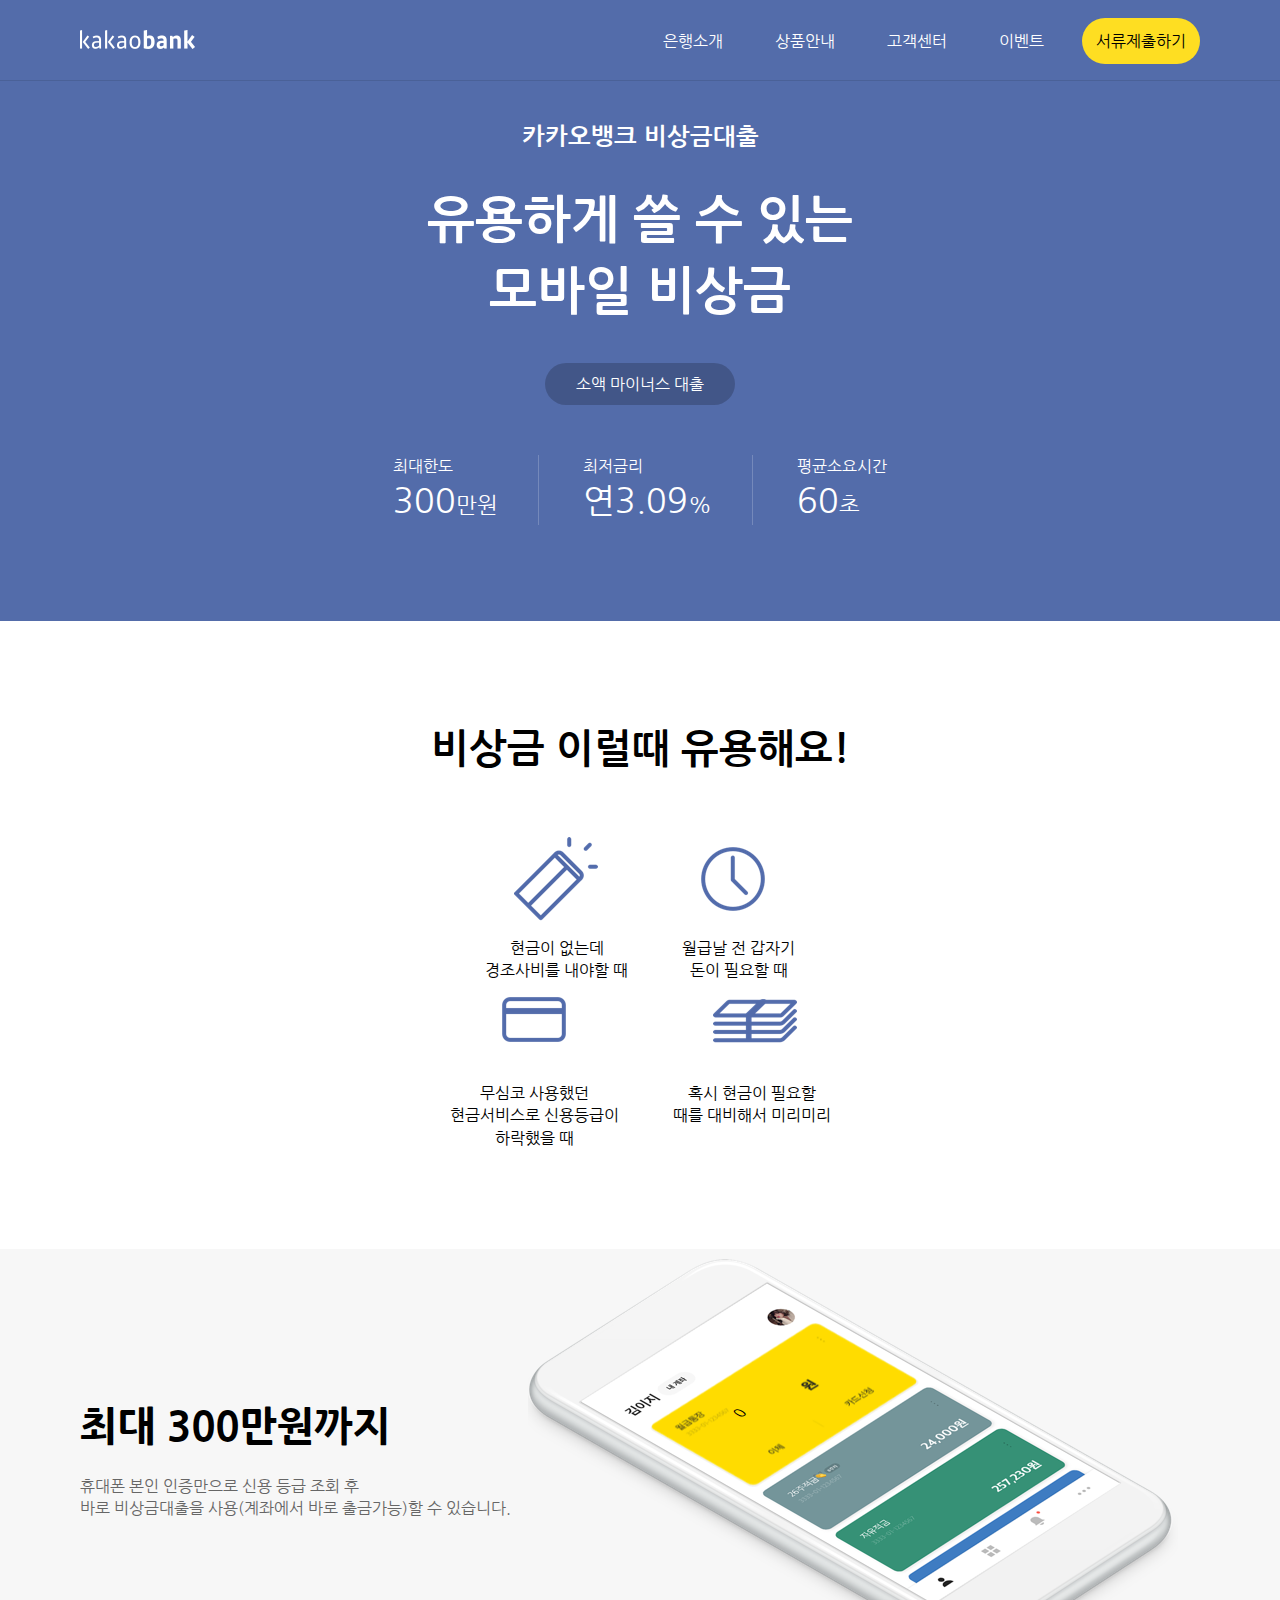
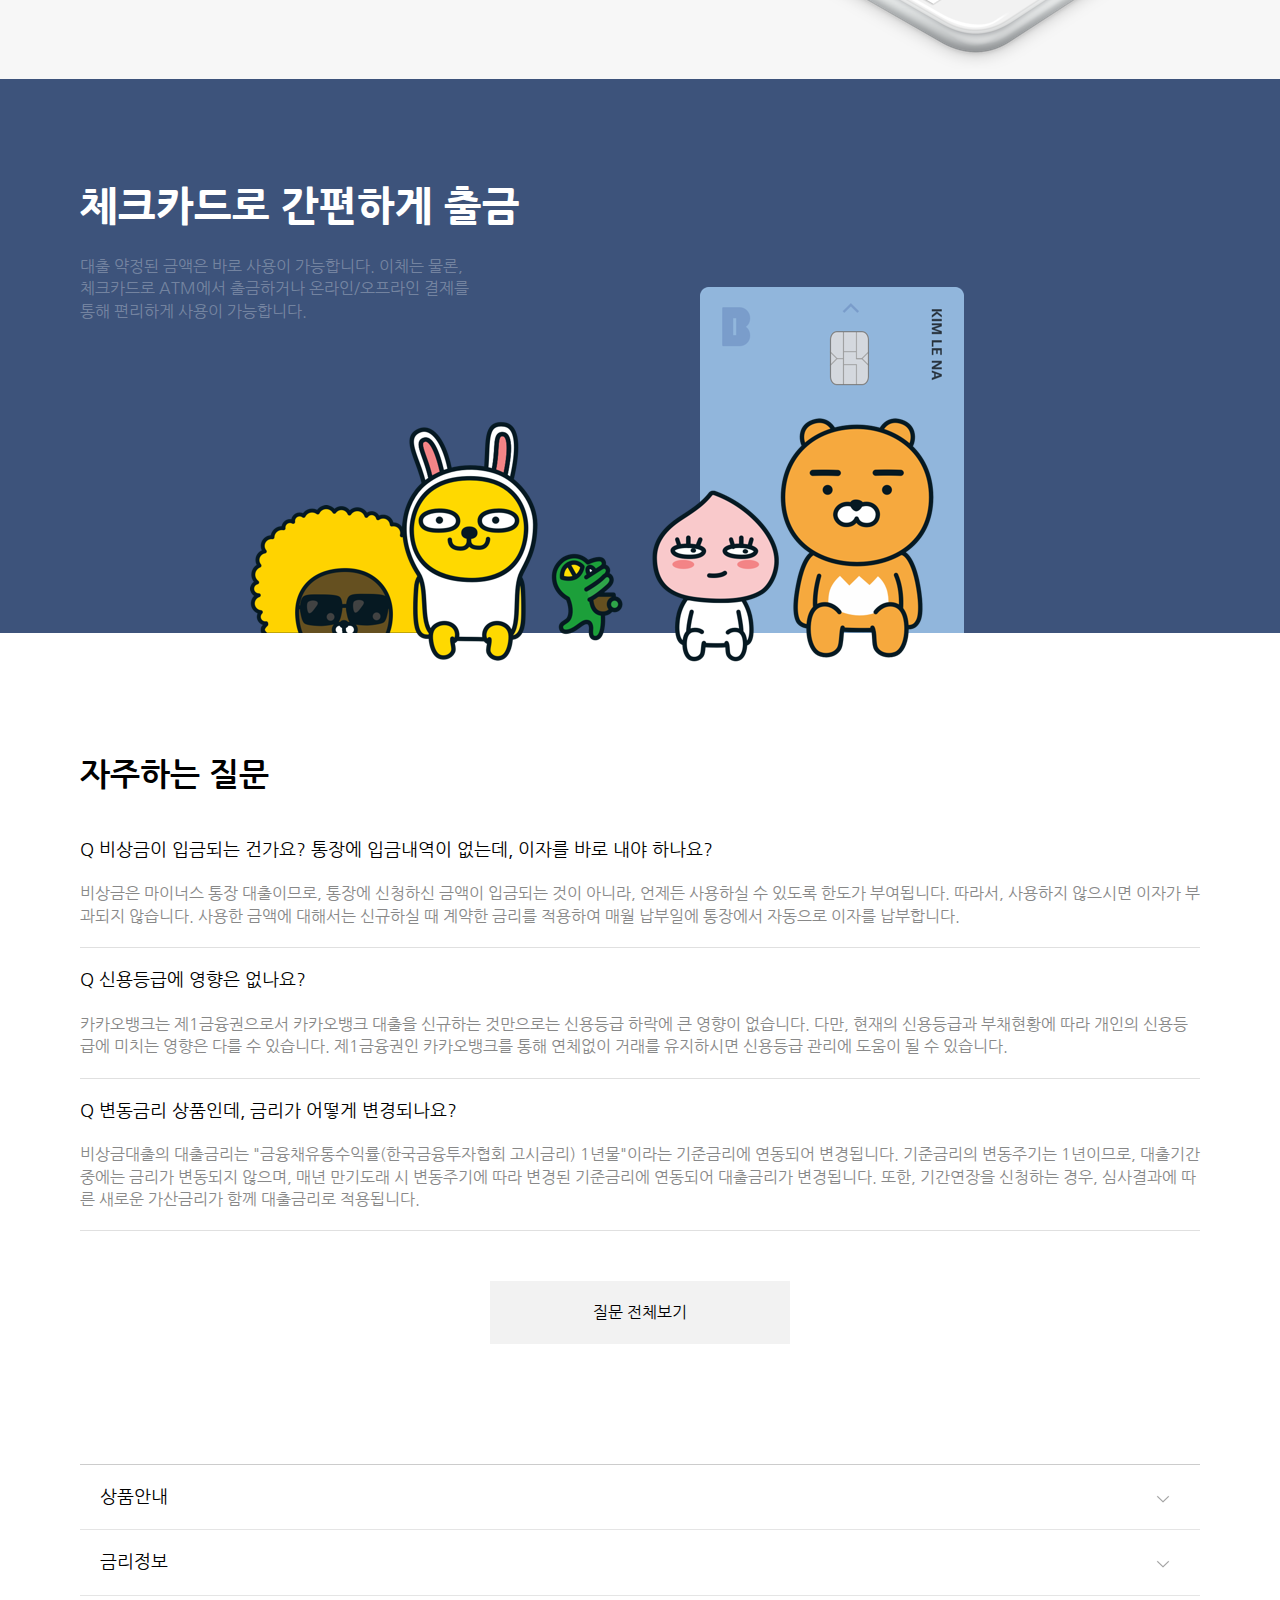
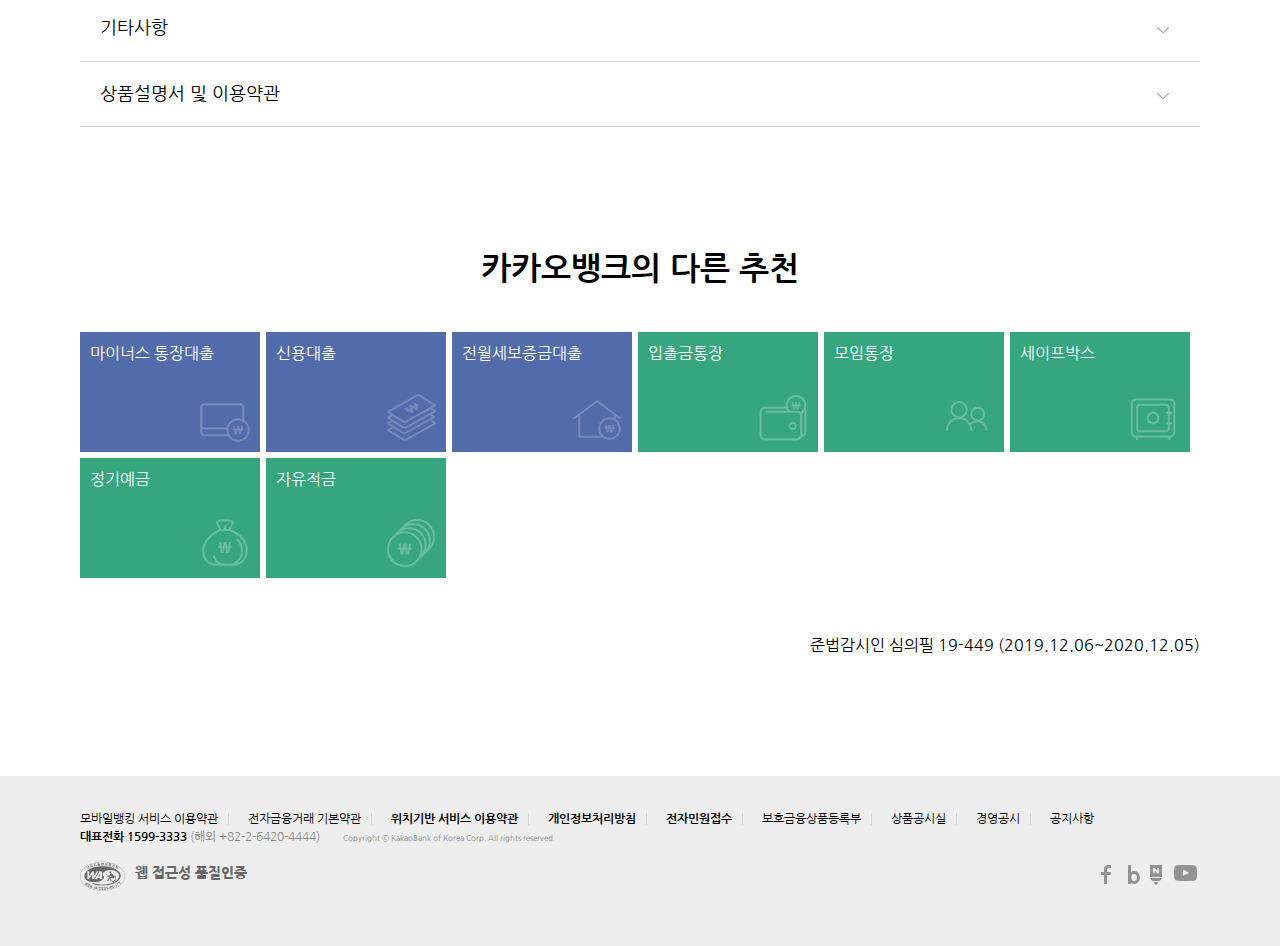
<file: newkakao/emergencyLoan.html>
<!DOCTYPE html>
<html lang="en">
<head>
    <meta charset="UTF-8">
    <meta name="viewport" content="width=device-width, initial-scale=1.0">
    <title>카카오뱅크</title>
    <!--공통-->
    <link rel="stylesheet" type="text/css" href="css/reset.css">
    <link rel="stylesheet" type="text/css" href="css/normalize.css">
    <link rel="stylesheet" type="text/css" href="css/reset.css">
    <link rel="stylesheet" type="text/css" href="css/common.css">
    <link rel="stylesheet" type="text/css" href="css/main_header.css">
    <link rel="stylesheet" type="text/css" href="css/footer.css">
    <!--//공통-->
    <link rel="stylesheet" type="text/css" href="css/emergencyLoan.css">
    <script src="script/jquery-3.5.1.min.js"></script>
    <script src="script/common.js"></script>

    <script>
        $(document).ready(function(){
            initMenuEvent();
 
        
            $(window).scroll(function () {
                if (isScrolledIntoView($('.content3'))) {
                    //1
                    animatedMobile();
                    //2
                    animatedBank(); 
                    //1초뒤실행
                    setTimeout(function() {
                        animatedMoneyTxt(); 
                    }, 1000);
                   

                }
            }); 

            function animatedMobile(){
                $("#animatedMobileDiv").css("animation-name","movePhone");
            }
            function animatedBank(){
                $("#animatedBankDiv").css("animation-name","moveBank");
            }

            function animatedMoneyTxt(){
                var endMoney = 3854000;
                $(".cont_money").animate({
                    val : endMoney  // properties
                    },{//opt
                    duration: 1500,
                    step: function() {
                        var num = addComma(parseInt(this.val));
                        $(".cont_money").text(num);
                    }
                });
                function addComma(x) {
                    return x.toString().replace(/\B(?=(\d{3})+(?!\d))/g, ",");
                }
            }

            //질문전체보기 하단 슬라이드업다운
            $(".slideTitleBtn").click(function(){
                $(this).siblings('div').slideToggle();
                $(this).parent('.slide_title').toggleClass("bg_color");
                $(this).children('.arrow').toggleClass("arrow_up");

                $('.slideTitleBtn').not($(this)).siblings('div').slideUp();
                $('.slideTitleBtn').not($(this)).parent('.slide_title').removeClass("bg_color");
                $('.slideTitleBtn').not($(this)).children('.arrow').removeClass("arrow_up");
            });


        });
    </script>
</head>
<body>
    <div class="wrap">
        <header>
            <div class="headlist">
                <div class="headbox">
                    <h1 class="logo">
                        <a href="index.html">
                            <span class="blind">로고</span>
                        </a>
                    </h1>
    
                    <h2 class="blind">메인 메뉴</h2>
                    <nav>
                        <ul class="menu">
                            <li class="menuitem">
                                <a class="title_item" href="identity.html">은행소개</a>
                                <div class="submenu_wrap">
                                <h2 class="blind">서브메뉴</h2>
                                <ul class="submenu_box">
                                    <li class="submenu_list">
                                        <ul>
                                            <li class="submenu_item"><a href="identity.html"><strong>카카오뱅크</strong></a></li>
                                            <li><a href="identity.html">브랜드</a></li>
                                            <li><a href="#">주주사소개</a></li>
                                            <li><a href="contacts.html">오시는길</a></li>
                                            <li><a href="#">제휴문의</a></li>
                                        </ul>
                                    </li>
                                    <li class="submenu_list">
                                        <ul>
                                            <li><a href="#"><strong>윤리경영</strong></a></li>
                                            <li><a href="#">윤리강령</a></li>
                                            <li><a href="#">임직원행동기준</a></li>
                                        </ul>
                                    </li>
                                    <li class="submenu_list">
                                        <ul>
                                            <li><a href="#"><strong>투자정보</strong></a></li>
                                            <li><a href="#">공시정보</a></li>
                                            <li><a href="#">재무정보</a></li>
                                        </ul>
                                    </li>
                                    <li class="submenu_list">
                                        <ul>
                                            <li><a href="#"><strong>인재채용 > </strong></a></li>
                                        </ul>
                                    </li>
                                    <li class="submenu_list">
                                        <ul>
                                            <li><a href="#"><strong>새소식</strong></a></li>
                                            <li><a href="#">공지사항</a></li>
                                            <li><a href="#">보도자료</a></li>
                                        </ul>
                                    </li>
                                </ul>
                            </div>
                            
                            </li>
                            <li class="menuitem">
                                <a href="#" class="title_item">상품안내</a>
                                <div class="submenu_wrap">
                                    <ul class="submenu_box">
                                        <li class="submenu_list">
                                            <ul>
                                                    <li class="submenu_item"><a href="#"><strong>예적금</strong></a></li>
                                                    <li><a href="#">입출금통장</a></li>
                                                    <li><a href="#">모임통장</a></li>
                                                    <li><a href="#">세이프박스</a></li>
                                                    <li><a href="#">저금통</a></li>
                                                    <li><a href="#">정기예금</a></li>
                                                    <li><a href="#">자유적금</a></li>
                                            </ul>
                                        </li>
                                        <li class="submenu_list">
                                            <ul>
                                                <li><a href="emergencyLoan.html"><strong>대출</strong></a></li>
                                                <li><a href="emergencyLoan.html">비상금대출</a></li>
                                                <li><a href="#">마이너스통장대출</a></li>
                                                <li><a href="#">신용대출</a></li>
                                                <li><a href="#">개인사업자대출</a></li>
                                                <li><a href="#">전월세보증금대출</a></li>
                                            </ul>
                                        </li>
                                        <li class="submenu_list">
                                            <ul>
                                                <li><a href="#"><strong>서비스</strong></a></li>
                                                <li><a href="#">내 신용정보 </a></li>
                                                <li><a href="#">해외송금 보내기</a></li>
                                                <li><a href="#">해외송금 받기</a></li>
                                                <li><a href="#">프렌즈 체크카드</a></li>
                                            </ul>
                                        </li>
                                        <li class="submenu_list">
                                            <ul>
                                                <li><a href="#"><strong>제휴서비스</strong></a></li>
                                                <li><a href="#">증권사 주식계좌</a></li>
                                                <li><a href="#">제휴 신용카드</a></li>
                                            </ul>
                                        </li>
                                    </ul>
                                </div>
                            </li>
                            <li class="menuitem">
                                <a href="#"  class="title_item">고객센터</a>
                                <div class="submenu_wrap">
                                    <ul class="submenu_box">
                                        <li class="submenu_list">
                                            <ul>
                                                <li><a href="#"><strong>이용안내</strong></a></li>
                                                <li><a href="#">자주 묻는 질문</a></li>
                                                <li><a href="#">이용시간 안내</a></li>
                                                <li><a href="#">ATM 이용안내</a></li>
                                                <li><a href="#">금리안내</a></li>
                                                <li><a href="#">수수료안내</a></li>
                                                <li><a href="#">상담안내</a></li>
                                            </ul>
                                        </li>
                                        <li class="submenu_list">
                                            <ul>
                                                <li><a href="#"><strong>상담하기</strong></a></li>
                                                <li><a href="#">고객의 소리</a></li>
                                                <li><a href="#">1:1 문의</a></li>
                                            </ul>
                                        </li>
                                        <li class="submenu_list">
                                            <ul>
                                                <li><a href="#"><strong>소비자보호</strong></a></li>
                                                <li><a href="#">소비자보호체계 </a></li>
                                                <li><a href="#">소비자보호 우수사례</a></li>
                                                <li><a href="#">전자민원</a></li>
                                                <li><a href="#">민원현황공시</a></li>
                                                <li><a href="#">민원사무편람</a></li>
                                                <li><a href="#">금융정보</a></li>
                                                <li><a href="#">금융사기 관련공시</a></li>
                                                <li><a href="#">보안취약점 신고 안내</a></li>
                                            </ul>
                                        </li>
                                        <li class="submenu_list">
                                            <ul>
                                                <li><a href="#"><strong>증명서</strong></a></li>
                                                <li><a href="#">나의 증명서 발급내역</a></li>
                                                <li><a href="#">증명서 진위 확인</a></li></ul>
                                        </li>
                                        <li class="submenu_list">
                                            <ul>
                                                <li><a href="#"><strong>약관 ・ 서식</strong></a></li>
                                                <li><a href="#">약관</a></li>
                                                <li><a href="#">서식</a></li>
                                                <li><a href="#">상품설명서</a></li>
                                                <li><a href="#">상품공시</a></li>
                                            </ul>
                                        </li>
                                    </ul>
                                </div>
                            </li>
                            <li class="menuitem"><a href="#"  class="title_item">이벤트</a></li>
                            <li class="menuitem"><a class="btn_submit " href="#">서류제출하기</a></li>
                        </ul>
                    </nav>
                </div><!--//headbox-->
            </div><!--//headlist-->
        </header>

    <div class="contents">
        <h2 class="blind">본문</h2>

            <div class="content1">
                <div class="cont_txt">
                    <h2>카카오뱅크 비상금대출</h2>
                    <h3>유용하게 쓸 수 있는<br>모바일 비상금</h3>
                    <p class="round_txt">소액 마이너스 대출</p>
                    <ul>
                        <li><span class="title_txt">최대한도</span><br><span class="emph">300</span><span class="unit_txt">만원</span></li>
                        <li><span class="title_txt">최저금리</span><br><span class="emph">연3.09</span><span class="unit_txt">%</span></li>
                        <li><span class="title_txt">평균소요시간</span><br><span class="emph">60</span><span class="unit_txt">초</span></li>

                    </ul>
                </div>
            </div>

            <div class="content2">
                <div class="cont_txt">
                <h3>비상금 이럴때 유용해요!</h3>
                <ul>
                    <li>
                        <div class="list_img1"></div>
                        <div class="list_txt">
                        현금이 없는데<br>
                        경조사비를 내야할 때
                        </div>
                    </li>
                    <li>
                        <div class="list_img2"></div>
                        <div class="list_txt">
                        월급날 전 갑자기<br> 돈이 필요할 때
                        </div>
                    </li>
                    <li>
                        <div class="list_img3"></div>
                        <div class="list_txt">
                        무심코 사용했던<br>현금서비스로 신용등급이<br>하락했을 때
                        </div>
                    </li>
                    <li>
                        <div class="list_img4"></div>
                        <div class="list_txt">
                        혹시 현금이 필요할<br>때를 대비해서 미리미리
                        </div>
                    </li>
                </ul>
                </div>
            </div>
            <div class="content3">
                <div class="cont_wrap">
                    <div class="cont_txt">
                        <h3><strong>최대 300만원까지</strong></h3>
                        <p>휴대폰 본인 인증만으로 신용 등급 조회 후<br>
                            바로 비상금대출을 사용(계좌에서 바로 출금가능)할 수 있습니다.</p>
                    </div>
                    <div class="cont_img" id="animatedMobileDiv">
                        <div class="cont_img2" id="animatedBankDiv">
                            <div class="cont_money">0</div>
                        </div>

                    </div>
                </div>
            </div>
            <div class="content4">
                <div class="cont_wrap">
                    <div class="cont_txt">
                        <h3><strong>체크카드로 간편하게 출금</strong></h3>
                        <p>
                            대출 약정된 금액은 바로 사용이 가능합니다. 이체는 물론,<br>
                            체크카드로 ATM에서 출금하거나 온라인/오프라인 결제를<br>
                            통해 편리하게 사용이 가능합니다.
                        </p>
                    </div>
                    <div class="cont_img">
                        <div class="char_img1"></div>
                        <div class="char_img2"></div>
                        <div class="char_img3"></div>
                        <div class="char_img4"></div>
                        <div class="char_img5"></div>
                        <div class="char_img6"></div>

                    </div>
                </div>
            </div>
            <div class="info_cont_wrap">

            <div class="content5">
                    <h3>자주하는 질문</h3>
                    <dl>
                        <dt>
                            Q 비상금이 입금되는 건가요? 통장에 입금내역이 없는데, 이자를 바로 내야 하나요?
                        </dt>
                        <dd>
                            비상금은 마이너스 통장 대출이므로, 통장에 신청하신 금액이 입금되는 것이 아니라, 언제든 사용하실 수 있도록 한도가 부여됩니다. 따라서, 사용하지 않으시면 이자가 부과되지 않습니다. 사용한 금액에 대해서는 신규하실 때 계약한 금리를 적용하여 매월 납부일에 통장에서 자동으로 이자를 납부합니다.
                        </dd>
                        <dt>
                            Q 신용등급에 영향은 없나요?
                        </dt>
                        <dd>
                            카카오뱅크는 제1금융권으로서 카카오뱅크 대출을 신규하는 것만으로는 신용등급 하락에 큰 영향이 없습니다. 다만, 현재의 신용등급과 부채현황에 따라 개인의 신용등급에 미치는 영향은 다를 수 있습니다. 제1금융권인 카카오뱅크를 통해 연체없이 거래를 유지하시면 신용등급 관리에 도움이 될 수 있습니다.
                        </dd>
                        <dt>
                            Q 변동금리 상품인데, 금리가 어떻게 변경되나요?
                        </dt>
                        <dd>
                            비상금대출의 대출금리는 "금융채유통수익률(한국금융투자협회 고시금리) 1년물"이라는 기준금리에 연동되어 변경됩니다. 기준금리의 변동주기는 1년이므로, 대출기간 중에는 금리가 변동되지 않으며, 매년 만기도래 시 변동주기에 따라 변경된 기준금리에 연동되어 대출금리가 변경됩니다. 또한, 기간연장을 신청하는 경우, 심사결과에 따른 새로운 가산금리가 함께 대출금리로 적용됩니다.
                        </dd>
                    </dl>

                    <a class="btn_qna" href="https://www.kakaobank.com/Help/Guide/Faq" target="_blank" title="새창열림">질문 전체보기</a>
             </div>

             <div class="content6">
                    <ul>
                        <li class="slide_title">
                            <a href="javascript:;" class="slideTitleBtn">
                                상품안내
                                <span class="arrow"></span>
                            </a>
                            <div class="slide_detail" style="display: none;">
                                <dl>
                                    <dt class="slide_detail_title">
                                        가입대상
                                    </dt>
                                    <dd class="slide_detail_desc">
                                        직업, 소득에 관계없이 신용평가등급(CB)이 1~8등급에 해당하며, 아래의 기준을 모두 충족한 고객<br>
                                        <ul>
                                            <li>• 서울보증보험(주) 보험증권 발급이 가능한 고객</li>
                                            <li>• 만 19세 이상 내국인</li>
                                            <li>• 연체, 부도정보 등 신용도판단정보 등재 사실이 없는 고객</li>
                                            <li>• 회생, 파산, 면책 등 신청 사실이 없는 고객</li>
                                            <li>• 당행 연체대출금을 보유 중이거나 손실을 끼친 이력이 없는 고객</li>
                                            <li>• 금융사기 관련 기록이 없는 고객</li>
                                        </ul>
                                    </dd>
                                    <dt class="slide_detail_title">
                                        대출종류
                                    </dt>
                                    <dd class="slide_detail_desc">
                                        마이너스 통장 대출
                                    </dd>
                                    <dt class="slide_detail_title">
                                        대출한도
                                    </dt>
                                    <dd class="slide_detail_desc">
                                        최소 50만원 ~ 최대 300만원
                                    </dd>
                                    <dt class="slide_detail_title">
                                        대출기간
                                    </dt>
                                    <dd class="slide_detail_desc">            
                                        1년<br>
                                        ※ 대출 만기 전 연장 신청이 필요하며, 심사결과에 따라 1년 단위로 연장가능
                                    </dd>
                                    <dt class="slide_detail_title">
                                        상환방법
                                    </dt>
                                    <dd class="slide_detail_desc">
                                        만기일시상환<br>
                                        ※ 대출 기간 중에는 대출 한도 내에서 수시로 상환 및 재사용이 가능하며, 기한연장을 하지 않은 경우, 
                                        대출기간 종료 시(만기일)에 대출잔액 및 상환시점 미납이자를 모두 상환합니다.
                                    </dd>
                                    <dt class="slide_detail_title">
                                        고객부담 비용
                                    </dt>
                                    <dd class="slide_detail_desc">없음</dd>
                                    <dt class="slide_detail_title">중도상환해약금</dt>
                                    <dd class="slide_detail_desc">면제</dd>     
                                    <dt class="slide_detail_title">신청 가능 시간</dt>
                                    <dd class="slide_detail_desc">365일 가능 (06시부터 23시까지)</dd>     
                                </dl>
                            </div>
                        </li>
                        <li class="slide_title">
                            <a href="javascript:;"  class="slideTitleBtn">
                                금리정보
                            <span class="arrow"></span>
                            </a>
                            <div class="slide_detail" style="display: none;">
                                <dl>
                                    <dt>대출금리</dt>
                                    <dd>3.130% ~ 14.943% (2020.06.05 기준)<br>
                                        <table>
                                            <thead>
                                                <tr>
                                                    <th>종류</th>
                                                    <th>금리</th>
                                                </tr>
                                            </thead>
                                            <tbody>
                                                <tr>
                                                    <th>기준금리</th>
                                                    <td>
                                                        <span class="emph">연 0.833%</span>
                                                        <span>(금융채1년)</span>
                                                    </td>
                                                </tr>
                                                <tr>
                                                    <th>가산금리</th>
                                                    <td>
                                                        <span class="emph">연 2.397% ~ 14.110%</span>
                                                        <span></span>
                                                    </td>
                                                </tr>
                                                <tr>
                                                    <th>우대금리</th>
                                                    <td>
                                                        <span class="emph">연 0.100%</span>
                                                        <span></span>
                                                    </td>
                                                </tr>
                                            </tbody>
                                        </table>
                                        ※ 대출금리 = 기준금리 + 가산금리 - 우대금리<br>
                                        ※ 금융채1년 연동금리는 1년을 주기로 변동되므로, 대출기간 중에는 대출금리가 변경되지 않으며, 만기가 되면 변동주기 도래에 따라 변경된 
                                        기준금리에 연동되어 대출금리가 변경됩니다.<br>
                                        ※ 가산금리는 대출 신규 및 연장 시 심사결과에 따라 신용등급별로 다르게 적용되며 대출기간 중에는 변경되지 않습니다.<br>
                                        ※ 우대금리는 금융거래정보 제공 동의 시 적용됩니다.
                                    </dd>
                                    <dt>
                                        연체금리
                                    </dt>
                                    <dd>
                                        본 상품은 대출 상품으로 매월 이자납입일 기준 미납금액이 발생하면, 다음과 같이 연체이자가 발생합니다.<br>

                                        <table>
                                            <thead>
                                                <tr>
                                                    <th>연체기간</th>
                                                    <th>금리</th>
                                                </tr>
                                            </thead>
                                            <tbody>
                                                <tr>
                                                    <th>연체기간 중	</th>
                                                    <td>
                                                        <span class="emph">대출금리 + 연 3%</span>
                                                        <span>(금융채1년)</span>
                                                    </td>
                                                </tr>
                                            </tbody>
                                        </table>
                                        ※ 단, 연체금리의 최고율은 연 15%이며, 대출금리가 연 15% 이상인 경우에는 대출금리 + 연 2%를 적용합니다.<br>
                                        ※ 납입일에 이자를 미납하여 대출한도를 초과하게 된 경우, 그 다음 날부터 한도를 초과한 금액에 대해 연체이자가 발생합니다. 
                                        또한, 미납 상태에서 1개월 이상 해당 금액을 상환하지 않으면 , 1개월 경과 시점에 대출잔액에 대하여 연체이자가 발생하게 됩니다. 
                                        자세한 사항은 약관 및 상품설명서에서 확인 가능합니다.

                                    </dd>
                                </dl>
                            </div>
                        </li>
                        <li class="slide_title">
                            <a href="javascript:;"  class="slideTitleBtn">
                                기타사항
                                <span class="arrow"></span>
                            </a>
                            <div class="slide_detail" style="display: none;">
                                <dl>
                                    <dt>
                                        이자납입방법
                                    </dt>
                                    <dd>
                                        <ul>
                                            <li>• 대출 신규일자의 매월 해당일을 결산일(이자납입일자)로 합니다. 단, 대출 신규 이후 원하는 일자로 변경할 수 있습니다.</li>
                                            <li>• 직전 결산일 다음 날(또는 신규일)부터 이번 달의 결산일까지 매일의 대출사용금액에 대출금리를 곱하여 이자를 계산합니다. 
                                                자세한 사항은 상품설명서 및 대출거래 약정서를 참고하시기 바랍니다.
                                            </li>
                                            <li>• 대출 이자는 매월 이자납입일(휴일이면 다음 영업일)에 한도가 부여된 입출금계좌에서 자동 출금되며, 예금잔액이 부족한 경우, 
                                                대출한도 내에서 출금됩니다. 지급가능금액이 부족한 경우, 연체이자가 발생할 수 있으므로 상환자금을 해당일 중 입금하시거나 휴일에도 앱에서 직접 상환할 수 있습니다.
                                            </li>
                                        </ul>
                                    </dd>
                                    <dt>
                                        유의사항
                                    </dt>
                                    <dd>
                                        <ul>
                                            <li>• 대출 연체 시 신용정보관리대상 등록 등의 불이익을 받을 수 있습니다.</li>
                                            <li>• 대출 신청 시 고객님의 신용정보 조회 이력이 신용정보회사에 제공되며, 대출이 실행되면 고객님의 부채수준 및 신용상태 등에 따라 신용점수가 하락할 수도 있습니다.</li>
                                            <li>• 대출기간을 연장하기 위해서는 매년 만기 전에 앱을 통한 연장 신청이 필요합니다.</li>
                                            <li>• 개인의 신용상태(연체정보 등)에 따른 기간연장 심사결과에 따라 기간연장이 거절될 수 있습니다. 이 경우, 대출잔액 및 미지급 이자 전부를 상환하셔야 합니다.</li>
                                            <li>• 대출 만기 경과 후 미상환 시, 대출잔액에 대해 연체기간별 연체금리가 적용되며, 연체로 인한 신용정보관리대상자 등록 등 불이익이 발생할 수 있습니다.</li>
                                            <li>• 비상금대출은 해지 후, 해지일을 포함하여 10일 동안 재신청이 불가합니다. (예시: 1/1 비상금대출 해지 시, 1/11 부터 재신청 가능)</li>
                                            <li>• 해지 후 다시 비상금대출이 필요한 경우, 신용상태 변경 여부에 따라 기존의 한도와 금리가 보장되지 않을 수 있으며 재신청이 안될 수 있습니다.</li>
                                        </ul>
                                    </dd>
                                    <dt>
                                        거절사유
                                    </dt>
                                    <dd>
                                        <ul>
                                            <ul>
                                                <li>• 금융기관 연체대출금 보유자, 신용도판단정보등록 고객 등 사유에 해당하는 경우 은행 내부 심사 기준에 의하여 대출신청이 불가능합니다.</li>
                                                <li>• 금융사기 등 신고 등록 계좌 보유 고객이나 대출한도 연결계좌에 입금 또는 지급정지 등록 등 거래 제한 사유에 해당하는 경우에는 신청이 불가능합니다.</li>
                                            </ul>
                                        </ul>
                                    </dd>
                                    <dt>
                                        금리인하 요구권
                                    </dt>
                                    <dd>
                                        <ul>
                                            <ul>
                                                <li>• 이 상품은 서울보증보험과의 협약에 따라 신규 신청시의 보증기관 등급에 따른 대출금리를 만기시까지 적용하는 대출로 금리인하 요구대상에서 제외됩니다.</li>
                                            </ul>
                                        </ul>
                                    </dd>
                                    <dt>
                                        대출철회권
                                    </dt>
                                    <dd>
                                        <ul>
                                            <li>• 대출철회권이란, 대출계약에 대한 숙려기간동안 대출계약으로부터 탈퇴할 수 있는 권리를 말하며, 신용대출은 4천만원 이하, 담보대출은 2억원 이하인 경우에 신청할 수 있습니다. 단, 대외기관과 협약 등의 사유로 대출철회권 행사가 제한될 수 있습니다.</li>
                                            <li>• 대출철회를 위해서는 신규일로부터 14일(공휴일에 해당하는 경우, 다음 영업일까지) 이내에 신청하여야 하며, 대출원리금 및 은행이 부담한 비용을 상환함으로써 행사할 수 있습니다.</li>
                                            <li>• 대출철회권은 동일 금융기관 기준 1년에 2회, 전 금융기관 포함 1개월 내 1회에 한해 행사할 수 있습니다.</li>
                                            <li>• 대출철회가 완료되면, 외부신용평가기관 및 신용정보집중기관에 대출정보 삭제를 즉시 요청하며, 실제 반영 시까지 2~3일이 소요될 수 있습니다.</li>
                                            <li class="emph_red">※ 본 대출은 서울보증보험(주)와의 협약에 따라 보험증권을 담보로 한 대출로 대출철회 신청이 불가능합니다. 다만, 별도의 수수료 없이 대출 상환이 가능하오니, 
                                                대출 전액상환(완제) 신청을 부탁드립니다. </li>
                                            <li class="emph_red">※ 기타 자세한 사항은 상품설명서 또는 홈페이지를 반드시 참조하여 주시기 바랍니다. </li>
                                        </ul>

                                    </dd>
                                </dl>
                            </div>
                        </li>
                        <li class="slide_title">
                            <a href="javascript:;" class="slideTitleBtn last">
                                상품설명서 및 이용약관
                                <span class="arrow"></span>
                            </a>
                            <div class="slide_detail loan_detail" style="display: none;">
                                <div class="loan_product_detail_download">
                                    <p class="fl">가계대출 상품설명서</p>
                                    <a class="fr" href="https://og.kakaobank.io/download/ffb15c08-f6be-49bf-9467-f4d20789d984">다운로드</a>
                                </div>
                                <dl>
                                    <dt>
                                        상품 이용 약관
                                    </dt>
                                    <dd>
                                        <ul>
                                            <li>• 은행여신거래기본약관</li>
                                            <li>• 대출거래 약정서</li>
                                            <li>• 개인신용보험 추가약정서(SGI)</li>
                                    </dd>
                                </dl>
                            </div>
                        </li>


                    </ul>
             </div> <!--content6-->
             <div class="content7">
                    <h3>카카오뱅크의 다른 추천</h3>
                    <ul>
                        <li class="loan_bg"><a href="#">마이너스 통장대출<span class="card_bg bankbook_ico"></span></a></li>
                        <li class="loan_bg"><a href="#">신용대출<span class="card_bg money_ico"></span></a></li>
                        <li class="loan_bg"><a href="#">전월세보증금대출<span class="card_bg house_ico"></span></a></li>
                        <li class="saving_bg"><a href="#">입출금통장<span class="card_bg wallet_ico"></span></a></li>
                        <li class="saving_bg"><a href="#">모임통장<span class="card_bg people_ico"></span></a></li>
                        <li class="saving_bg"><a href="#">세이프박스<span class="card_bg safe_ico"></span></a></li>
                        <li class="saving_bg"><a href="#">정기예금<span class="card_bg moneybag_ico"></span></a></li>
                        <li class="saving_bg"><a href="#">자유적금<span class="card_bg coin_ico"></span></a></li>


                    </ul>
             </div>
             <div class="content_etc">
                    <p>준법감시인 심의필 19-449 (2019.12.06~2020.12.05)</p>
            </div>
            </div>
        </div>
        <footer>
            <div class="footer_box">
                <ul class="footer_cont1">
                    <li><a href="#">모바일뱅킹 서비스 이용약관</a><span class="vhr"></span></li>
                    <li><a href="#">전자금융거래 기본약관</a><span class="vhr"></span></li>
                    <li><a href="#"><b>위치기반 서비스 이용약관</b></a><span class="vhr"></span></li>
                    <li><a href="#"><b>개인정보처리방침</b></a><span class="vhr"></span></li>
                    <li><a href="#"><b>전자민원접수</b></a><span class="vhr"></span></li>
                    <li><a href="#">보호금융상품등록부</a><span class="vhr"></span></li>
                    <li><a href="#">상품공시실</a><span class="vhr"></span></li>
                    <li><a href="#">경영공시</a><span class="vhr"></span></li>
                    <li><a href="#">공지사항</a></li>
                </ul>
                
                <ul class="footer_cont2"><li><b>대표전화 1599-3333</b></li>
                    <li class="cont2_txt">(해외 +82-2-6420-4444)</li>
                    <li class="cont2_txt cont2_cp">Copyright © KakaoBank of Korea Corp. All rights reserved.</li>
                </ul>
        
                <ul class="footer_cont3">
                    <li class="ico_web">
                        <a class="ico1">
                            <img src="img/webaccessibility.png" />
                            <span>웹 접근성 품질인증</span></a>
                    </li>
                    <li class="ico_list">
                    <ul>
                        <li class="ico_sns"><div class="ico_facebook"><a>페이스북</a></div></li>
                        <li class="ico_sns"><div class="ico_kabang"><a>카뱅</a></div></li>
                        <li class="ico_sns"><div class="ico_naver"><a>네이버</a></div></li>
                        <li class="ico_sns"><div class="ico_youtube"><a>유튜브</a></div></li>
                    </ul>
                 </li>
                </ul>
            </div>
        </footer>
    </div>
</body>
</html>
</file>
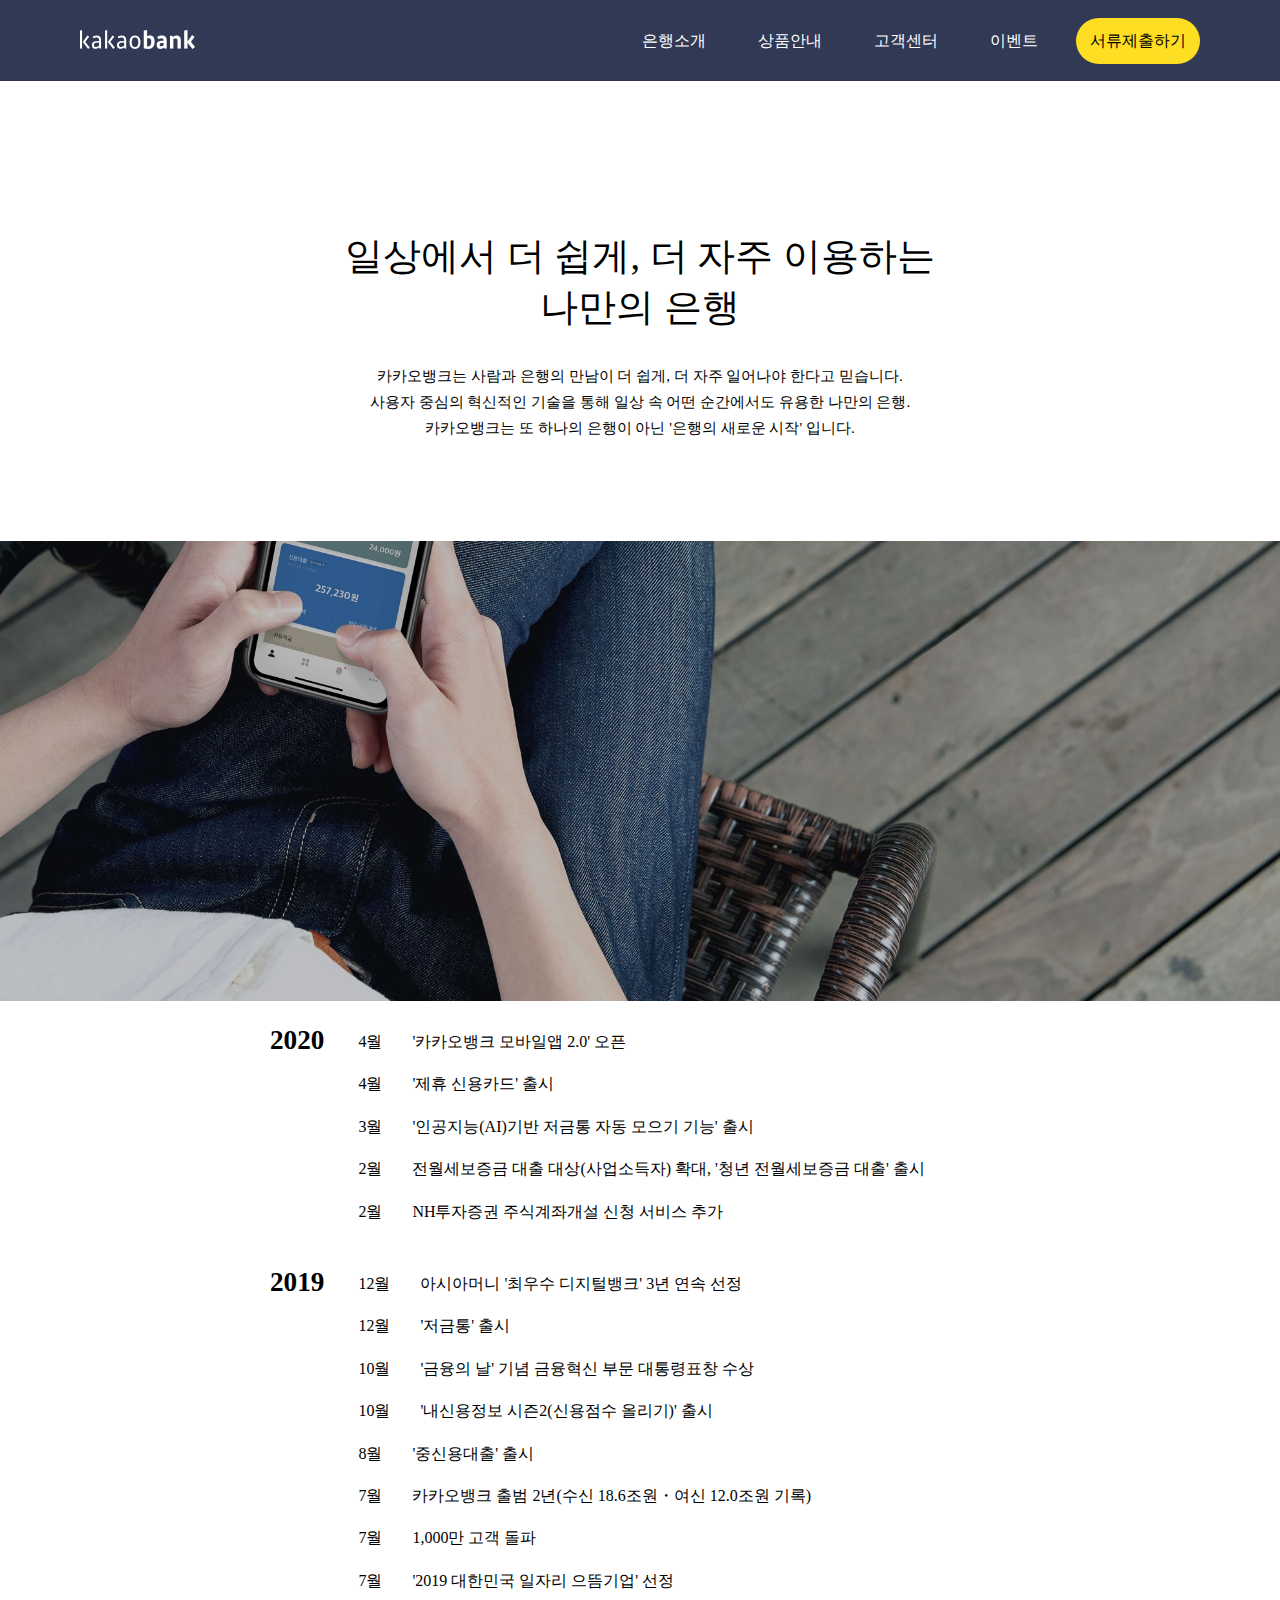
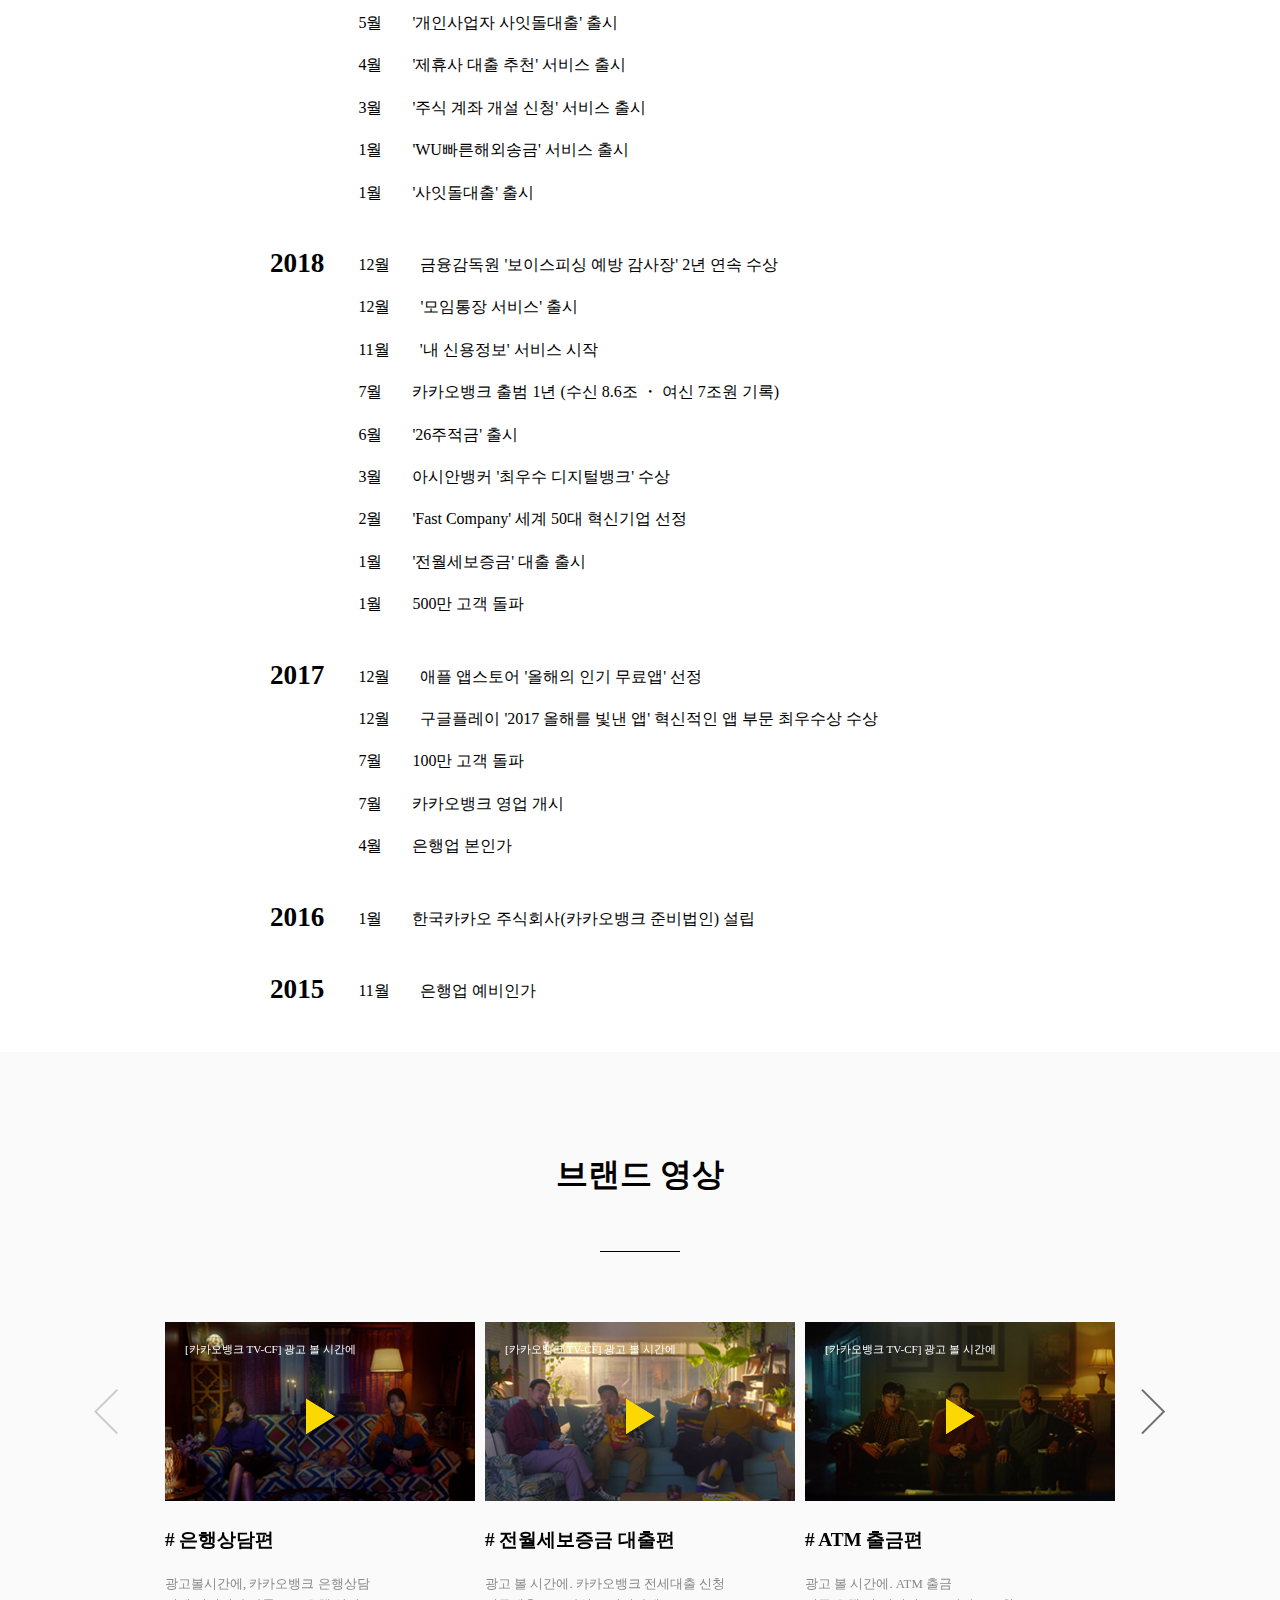
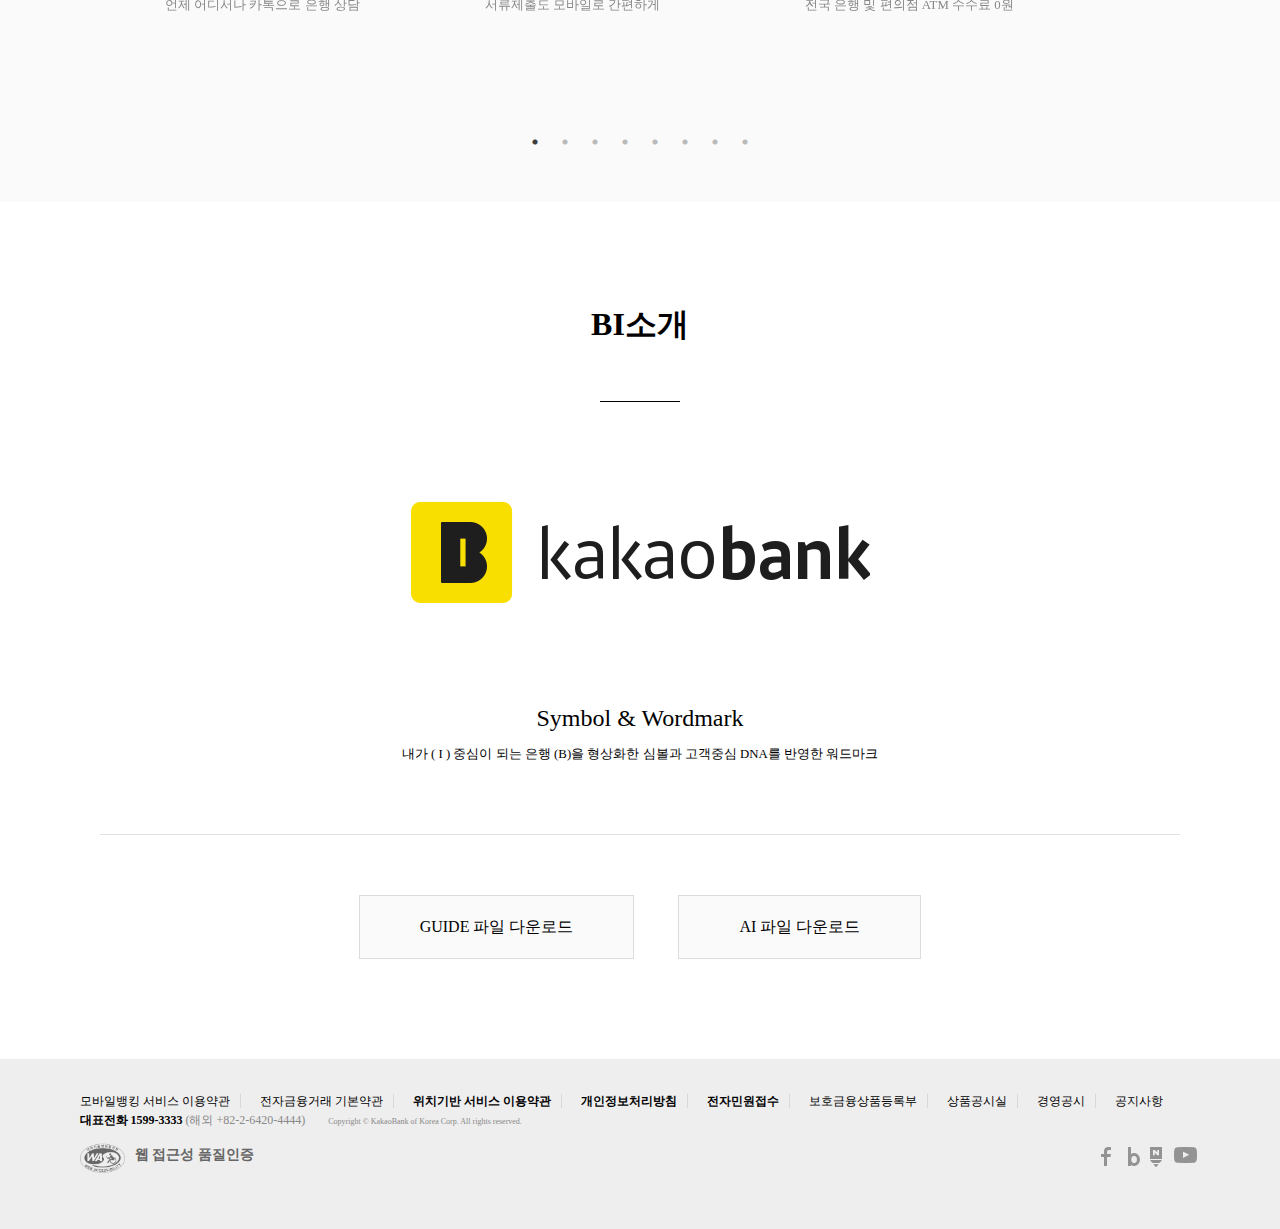
<file: newkakao/identity.html>
<!DOCTYPE html>
<html lang="en">
<head>
    <meta charset="UTF-8">
    <meta name="viewport" content="width=device-width, initial-scale=1.0">
    <title>카카오뱅크</title>
    <!--공통-->
    <link rel="stylesheet" type="text/css" href="css/reset.css">
    <link rel="stylesheet" type="text/css" href="css/normalize.css">
    <link rel="stylesheet" type="text/css" href="css/reset.css">
    <link rel="stylesheet" type="text/css" href="css/common.css">
    <link rel="stylesheet" type="text/css" href="css/main_header.css">
    <link rel="stylesheet" type="text/css" href="css/footer.css">
    
    <link rel="stylesheet" type="text/css" href="script/slick/slick.css"/>
    <link rel="stylesheet" type="text/css" href="script/slick/slick-theme.css"/>

    <!--//공통-->
    <link rel="stylesheet" type="text/css" href="css/identity.css">
    <script src="script/jquery-3.5.1.min.js"></script>
    <script src="script/common.js"></script>
    <script src="script/slick.js"></script>

    <script>
        $(document).ready(function(){
            initMenuEvent();

            //하단 유튭 슬라이드
            $('#slide_div').slick({
				slide: 'div',
				slidesToShow : 3,
				slidesToScroll : 1,	//슬라이드 되어질 슬라이드수 기본값은 1
                speed : 200,	
                arrows : true,
                dots : true,
                infinite : false, 	//무한 반복 옵션	 
                prevArrow : "<a href='javascript:;' class='slick-prev'>Previous</a>",//btn-arrow-l.png
                nextArrow : "<a href='javascript:;' class='slick-next'>Next</a>",//btn-arrow-r.png
                draggable : false, 	//드래그 가능 여부 

            });

            //메인배너
            var idx = 0;
            var slide  = setInterval(changeClass, 2000);

            function changeClass(){
                $(".banner_img_wrap").eq(idx).addClass("on");
                var cur = idx;
                idx += 1;
                idx = (idx == 4) ? 0 : idx;
                 $(".banner_img_wrap").eq(idx).addClass("on");
                 $(".banner_img_wrap").eq(cur).removeClass("on");
            }

            $(".videoPlayBtn").click(function(){
                var videoUrl = $(this).attr("video-url");

                $(this).siblings(".video_div").children(".ifrm_player").attr("src",videoUrl);
                $(this).siblings(".video_div").css("z-index","100");
            });

        });
    </script>
</head>
<body>
    <div class="wrap">
        <header>
            <div class="headlist">
                <div class="headbox">
                    <h1 class="logo">
                        <a href="index.html">
                            <span class="blind">로고</span>
                        </a>
                    </h1>
    
                    <h2 class="blind">메인 메뉴</h2>
                    <nav>
                        <ul class="menu">
                            <li class="menuitem">
                                <a class="title_item" href="identity.html">은행소개</a>
                                <div class="submenu_wrap">
                                <h2 class="blind">서브메뉴</h2>
                                <ul class="submenu_box">
                                    <li class="submenu_list">
                                        <ul>
                                            <li class="submenu_item"><a href="identity.html"><strong>카카오뱅크</strong></a></li>
                                            <li><a href="identity.html">브랜드</a></li>
                                            <li><a href="#">주주사소개</a></li>
                                            <li><a href="contacts.html">오시는길</a></li>
                                            <li><a href="#">제휴문의</a></li>
                                        </ul>
                                    </li>
                                    <li class="submenu_list">
                                        <ul>
                                            <li><a href="#"><strong>윤리경영</strong></a></li>
                                            <li><a href="#">윤리강령</a></li>
                                            <li><a href="#">임직원행동기준</a></li>
                                        </ul>
                                    </li>
                                    <li class="submenu_list">
                                        <ul>
                                            <li><a href="#"><strong>투자정보</strong></a></li>
                                            <li><a href="#">공시정보</a></li>
                                            <li><a href="#">재무정보</a></li>
                                        </ul>
                                    </li>
                                    <li class="submenu_list">
                                        <ul>
                                            <li><a href="#"><strong>인재채용 > </strong></a></li>
                                        </ul>
                                    </li>
                                    <li class="submenu_list">
                                        <ul>
                                            <li><a href="#"><strong>새소식</strong></a></li>
                                            <li><a href="#">공지사항</a></li>
                                            <li><a href="#">보도자료</a></li>
                                        </ul>
                                    </li>
                                </ul>
                            </div>
                            
                            </li>
                            <li class="menuitem">
                                <a href="#" class="title_item">상품안내</a>
                                <div class="submenu_wrap">
                                    <ul class="submenu_box">
                                        <li class="submenu_list">
                                            <ul>
                                                    <li class="submenu_item"><a href="#"><strong>예적금</strong></a></li>
                                                    <li><a href="#">입출금통장</a></li>
                                                    <li><a href="#">모임통장</a></li>
                                                    <li><a href="#">세이프박스</a></li>
                                                    <li><a href="#">저금통</a></li>
                                                    <li><a href="#">정기예금</a></li>
                                                    <li><a href="#">자유적금</a></li>
                                            </ul>
                                        </li>
                                        <li class="submenu_list">
                                            <ul>
                                                <li><a href="emergencyLoan.html"><strong>대출</strong></a></li>
                                                <li><a href="emergencyLoan.html">비상금대출</a></li>
                                                <li><a href="#">마이너스통장대출</a></li>
                                                <li><a href="#">신용대출</a></li>
                                                <li><a href="#">개인사업자대출</a></li>
                                                <li><a href="#">전월세보증금대출</a></li>
                                            </ul>
                                        </li>
                                        <li class="submenu_list">
                                            <ul>
                                                <li><a href="#"><strong>서비스</strong></a></li>
                                                <li><a href="#">내 신용정보 </a></li>
                                                <li><a href="#">해외송금 보내기</a></li>
                                                <li><a href="#">해외송금 받기</a></li>
                                                <li><a href="#">프렌즈 체크카드</a></li>
                                            </ul>
                                        </li>
                                        <li class="submenu_list">
                                            <ul>
                                                <li><a href="#"><strong>제휴서비스</strong></a></li>
                                                <li><a href="#">증권사 주식계좌</a></li>
                                                <li><a href="#">제휴 신용카드</a></li>
                                            </ul>
                                        </li>
                                    </ul>
                                </div>
                            </li>
                            <li class="menuitem">
                                <a href="#"  class="title_item">고객센터</a>
                                <div class="submenu_wrap">
                                    <ul class="submenu_box">
                                        <li class="submenu_list">
                                            <ul>
                                                <li><a href="#"><strong>이용안내</strong></a></li>
                                                <li><a href="#">자주 묻는 질문</a></li>
                                                <li><a href="#">이용시간 안내</a></li>
                                                <li><a href="#">ATM 이용안내</a></li>
                                                <li><a href="#">금리안내</a></li>
                                                <li><a href="#">수수료안내</a></li>
                                                <li><a href="#">상담안내</a></li>
                                            </ul>
                                        </li>
                                        <li class="submenu_list">
                                            <ul>
                                                <li><a href="#"><strong>상담하기</strong></a></li>
                                                <li><a href="#">고객의 소리</a></li>
                                                <li><a href="#">1:1 문의</a></li>
                                            </ul>
                                        </li>
                                        <li class="submenu_list">
                                            <ul>
                                                <li><a href="#"><strong>소비자보호</strong></a></li>
                                                <li><a href="#">소비자보호체계 </a></li>
                                                <li><a href="#">소비자보호 우수사례</a></li>
                                                <li><a href="#">전자민원</a></li>
                                                <li><a href="#">민원현황공시</a></li>
                                                <li><a href="#">민원사무편람</a></li>
                                                <li><a href="#">금융정보</a></li>
                                                <li><a href="#">금융사기 관련공시</a></li>
                                                <li><a href="#">보안취약점 신고 안내</a></li>
                                            </ul>
                                        </li>
                                        <li class="submenu_list">
                                            <ul>
                                                <li><a href="#"><strong>증명서</strong></a></li>
                                                <li><a href="#">나의 증명서 발급내역</a></li>
                                                <li><a href="#">증명서 진위 확인</a></li></ul>
                                        </li>
                                        <li class="submenu_list">
                                            <ul>
                                                <li><a href="#"><strong>약관 ・ 서식</strong></a></li>
                                                <li><a href="#">약관</a></li>
                                                <li><a href="#">서식</a></li>
                                                <li><a href="#">상품설명서</a></li>
                                                <li><a href="#">상품공시</a></li>
                                            </ul>
                                        </li>
                                    </ul>
                                </div>
                            </li>
                            <li class="menuitem"><a href="#"  class="title_item">이벤트</a></li>
                            <li class="menuitem"><a class="btn_submit " href="#">서류제출하기</a></li>
                        </ul>
                    </nav>
                </div><!--//headbox-->
            </div><!--//headlist-->
        </header>

    <div class="contents">
        <h2 class="blind">본문</h2>

        <div class="main_title_cont">
            <h3>일상에서 더 쉽게, 더 자주 이용하는<br>나만의 은행</h3>
            <p>카카오뱅크는 사람과 은행의 만남이 더 쉽게, 더 자주 일어나야 한다고 믿습니다.<br>
            사용자 중심의 혁신적인 기술을 통해 일상 속 어떤 순간에서도 유용한 나만의 은행.<br>
            카카오뱅크는 또 하나의 은행이 아닌 '은행의 새로운 시작' 입니다.</p>
        </div>
        <div class="big_banner_cont">
            <div class="banner_wrap">
                <div class="banner_img_wrap on">
                    <img class="banner_img1" src="img/img_1_20200415.jpg">
                </div>
                <div class="banner_img_wrap ">
                    <img class="banner_img2" src="img/img_2_20180109.jpg">
                </div>
                <div class="banner_img_wrap ">
                    <img class="banner_img3" src="img/img_3_20180109.jpg">
                </div>
                <div class="banner_img_wrap ">
                    <img class="banner_img4" src="img/img_4_20180109.jpg">
                </div>
            </div>
        </div>
        
        <div class="history_cont">
            <div class="history_ymc_wrap">
                <div class="year">2020</div>
                <div class="month_txt_wrap">
                    <div class="month_txt_row">
                        <p class="txt"><span class="month">4월</span>'카카오뱅크 모바일앱 2.0' 오픈</p>
                    </div>
                    <div class="month_txt_row">
                        <p class="txt"><span class="month">4월</span>'제휴 신용카드' 출시</p>
                    </div>
                    <div class="month_txt_row">
                        <p class="txt"><span class="month">3월</span>'인공지능(AI)기반 저금통 자동 모으기 기능' 출시</p>
                    </div>
                    <div class="month_txt_row">
                        <p class="txt"><span class="month">2월</span>전월세보증금 대출 대상(사업소득자) 확대, '청년 전월세보증금 대출' 출시</p>
                    </div>
                    <div class="month_txt_row">
                        <p class="txt"><span class="month">2월</span>NH투자증권 주식계좌개설 신청 서비스 추가</p>
                    </div>
                </div>
            </div>
            <div class="history_ymc_wrap">
                <div class="year">2019</div>
                <div class="month_txt_wrap">
                    <div class="month_txt_row">
                        <p class="txt"><span class="month">12월</span>아시아머니 '최우수 디지털뱅크' 3년 연속 선정 </p>
                    </div>
                    <div class="month_txt_row">
                        <p class="txt"><span class="month">12월</span>'저금통' 출시</p>
                    </div>
                    <div class="month_txt_row">
                        <p class="txt"><span class="month">10월</span>'금융의 날' 기념 금융혁신 부문 대통령표창 수상 </p>
                    </div>
                    <div class="month_txt_row">
                        <p class="txt"><span class="month">10월</span>'내신용정보 시즌2(신용점수 올리기)' 출시 </p>
                    </div>
                    <div class="month_txt_row">
                        <p class="txt"><span class="month">8월</span>'중신용대출' 출시</p>
                    </div>
                    <div class="month_txt_row">
                        <p class="txt"><span class="month">7월</span>카카오뱅크 출범 2년(수신 18.6조원・여신 12.0조원 기록) </p>
                    </div>
                    <div class="month_txt_row">
                        <p class="txt"><span class="month">7월</span>1,000만 고객 돌파</p>
                    </div>
                    <div class="month_txt_row">
                        <p class="txt"><span class="month">7월</span>'2019 대한민국 일자리 으뜸기업' 선정</p>
                    </div>
                    <div class="month_txt_row">
                        <p class="txt"><span class="month">5월</span>'개인사업자 사잇돌대출' 출시</p>
                    </div>
                    <div class="month_txt_row">
                        <p class="txt"><span class="month">4월</span>'제휴사 대출 추천' 서비스 출시</p>
                    </div>
                    <div class="month_txt_row">
                        <p class="txt"><span class="month">3월</span>'주식 계좌 개설 신청' 서비스 출시</p>
                    </div>
                    <div class="month_txt_row">
                        <p class="txt"><span class="month">1월</span>'WU빠른해외송금' 서비스 출시</p>
                    </div>
                    <div class="month_txt_row">
                        <p class="txt"><span class="month">1월</span>'사잇돌대출' 출시</p>
                    </div>
                </div>
            </div>

            <div class="history_ymc_wrap">
                <div class="year">2018</div>
                <div class="month_txt_wrap">
                    <div class="month_txt_row">
                        <p class="txt"><span class="month">12월</span>금융감독원 '보이스피싱 예방 감사장' 2년 연속 수상</p>
                    </div>
                    <div class="month_txt_row">
                        <p class="txt"><span class="month">12월</span>'모임통장 서비스' 출시</p>
                    </div>
                    <div class="month_txt_row">
                        <p class="txt"><span class="month">11월</span>'내 신용정보' 서비스 시작</p>
                    </div>
                    <div class="month_txt_row">
                        <p class="txt"><span class="month">7월</span>카카오뱅크 출범 1년 (수신 8.6조 ・ 여신 7조원 기록)</p>
                    </div>
                    <div class="month_txt_row">
                        <p class="txt"><span class="month">6월</span>'26주적금' 출시</p>
                    </div>
                    <div class="month_txt_row">
                        <p class="txt"><span class="month">3월</span>아시안뱅커 '최우수 디지털뱅크' 수상</p>
                    </div>
                    <div class="month_txt_row">
                        <p class="txt"><span class="month">2월</span>'Fast Company' 세계 50대 혁신기업 선정</p>
                    </div>
                    <div class="month_txt_row">
                        <p class="txt"><span class="month">1월</span>'전월세보증금' 대출 출시</p>
                    </div>
                    <div class="month_txt_row">
                        <p class="txt"><span class="month">1월</span>500만 고객 돌파</p>
                    </div>
                </div>
            </div>

            <div class="history_ymc_wrap">
                <div class="year">2017</div>
                <div class="month_txt_wrap">
                    <div class="month_txt_row">
                        <p class="txt"><span class="month">12월</span>애플 앱스토어 '올해의 인기 무료앱' 선정</p>
                    </div>
                    <div class="month_txt_row">
                        <p class="txt"><span class="month">12월</span>구글플레이 '2017 올해를 빛낸 앱' 혁신적인 앱 부문 최우수상 수상</p>
                    </div>
                    <div class="month_txt_row">
                        <p class="txt"><span class="month">7월</span>100만 고객 돌파</p>
                    </div>
                    <div class="month_txt_row">
                        <p class="txt"><span class="month">7월</span>카카오뱅크 영업 개시</p>
                    </div>
                    <div class="month_txt_row">
                        <p class="txt"><span class="month">4월</span>은행업 본인가</p>
                    </div>
                </div>
            </div>
            
            <div class="history_ymc_wrap">
                <div class="year">2016</div>
                <div class="month_txt_wrap">
                    <div class="month_txt_row">
                        <p class="txt"><span class="month">1월</span>한국카카오 주식회사(카카오뱅크 준비법인) 설립</p>
                    </div>
                </div>
            </div>
            <div class="history_ymc_wrap">
                <div class="year">2015</div>
                <div class="month_txt_wrap">
                    <div class="month_txt_row">
                        <p class="txt"><span class="month">11월</span>은행업 예비인가</p>
                    </div>
                </div>
            </div>
        </div><!--//history_cont-->

        <div class="brand_video_cont">
            <h3>브랜드 영상</h3>
            <div class="slide_video_wrap">
                <div class="slide_div" id="slide_div" >
                    <div class = "slide_item">
                        <a href="javascript:;" class="videoPlayBtn"id="videoPlayBtn1" video-url="https://www.youtube.com/embed/2gOCcPDUuw4?autoplay=1&mute=1&rel=0">
                            <img src="img/brand_movie_11.png">
                            <span class="video_title">[카카오뱅크 TV-CF] 광고 볼 시간에</span>
                            <span class="play_img"></span>
                        </a>
                        <div class="video_div">
                            <iframe class="ifrm_player" type="text/html" width="310" height="178.3" src="" frameborder="0"></iframe>
                        </div>
                        <h4># 은행상담편</h4>
                        <p>광고볼시간에, 카카오뱅크 은행상담<br>
                        언제 어디서나 카톡으로 은행 상담</p>

                    </div>
                    <div class = "slide_item">
                        <a href="javascript:;" class="videoPlayBtn" video-url="https://www.youtube.com/embed/2eLyKs4UgWU?autoplay=1&mute=1&rel=0">
                            <img src="img/brand_movie_10.png">
                            <span class="video_title">[카카오뱅크 TV-CF] 광고 볼 시간에</span>
                            <span class="play_img"></span>
                        </a>
                        <div class="video_div">
                            <iframe class="ifrm_player" type="text/html" width="310" height="178.3" src="" frameborder="0"></iframe>
                        </div>
                        <h4># 전월세보증금 대출편</h4>
                        <p>광고 볼 시간에. 카카오뱅크 전세대출 신청<br>
                            서류제출도 모바일로 간편하게
                        </p>

                    </div>
                    <div class = "slide_item">
                        <a href="javascript:;" class="videoPlayBtn" video-url="https://www.youtube.com/embed/1X7I4qk_a5U?autoplay=1&mute=1&rel=0">
                            <img src="img/brand_movie_09.png">
                            <span class="video_title">[카카오뱅크 TV-CF] 광고 볼 시간에</span>
                            <span class="play_img"></span>
                        </a>
                        <div class="video_div">
                            <iframe class="ifrm_player" type="text/html" width="310" height="178.3" src="" frameborder="0"></iframe>
                        </div>
                        <h4># ATM 출금편    </h4>
                        <p> 광고 볼 시간에. ATM 출금<br>
                            전국 은행 및 편의점 ATM 수수료 0원</p>

                    </div>
                    <div class = "slide_item">
                        <a href="javascript:;" class="videoPlayBtn" video-url="https://www.youtube.com/embed/2gOCcPDUuw4?autoplay=1&mute=1&rel=0">
                            <img src="img/brand_movie_08.png">
                            <span class="video_title">[카카오뱅크 TV-CF] 광고 볼 시간에</span>
                            <span class="play_img"></span>
                        </a>
                        <div class="video_div">
                            <iframe class="ifrm_player" type="text/html" width="310" height="178.3" src="" frameborder="0"></iframe>
                        </div>
                        <h4> # 자유적금편</h4>
                        <p>광고 볼 시간에. 카카오뱅크 적금 가입<br>
                            기간도 금액도 내 맘대로 자유적금
                        </p>

                    </div>
                    <div class = "slide_item">
                        <a href="javascript:;" class="videoPlayBtn" video-url="https://www.youtube.com/embed/_eGuEJCqHfA?autoplay=1&mute=1&rel=0">
                            <img src="img/brand_movie_12.png">
                            <span class="video_title">[카카오뱅크 TV-CF] 같은 것을 다르게</span>
                            <span class="play_img"></span>
                        </a>
                        <div class="video_div">
                            <iframe class="ifrm_player" type="text/html" width="310" height="178.3" src="" frameborder="0"></iframe>
                        </div>
                        <h4># 회전목마편</h4>
                        <p>5초에 한명씩, 1년만에 630만 명<br>
                            카카오뱅크 어떻게 한거야?
                        </p>

                    </div>
                    <div class = "slide_item">
                        <a href="javascript:;" class="videoPlayBtn" video-url="https://www.youtube.com/embed/Rwu7DiAR8Xo?autoplay=1&mute=1&rel=0">
                            <img src="img/brand_movie_13.png">
                            <span class="video_title">[카카오뱅크 TV-CF] 같은 것을 다르게</span>
                            <span class="play_img"></span>
                        </a>
                        <div class="video_div">
                            <iframe class="ifrm_player" type="text/html" width="310" height="178.3" src="" frameborder="0"></iframe>
                        </div>
                        <h4># 기차편</h4>
                        <p>공인인증서 없애기, 간편 로그인<br>
                            여러 개의 앱을 하나로, 앱 UI를 심플하게<br>
                            카카오뱅크 어떻게 한거야?
                        </p>
                    </div>
                    <div class = "slide_item">
                        <a href="javascript:;" class="videoPlayBtn" video-url="https://www.youtube.com/embed/-E9CoFlc2X8?autoplay=1&mute=1&rel=0">
                            <img src="img/brand_movie_07_20180109.jpg">
                            <span class="video_title">[카카오뱅크 TV-CF] 같은 것을 다르게</span>
                            <span class="play_img"></span>
                        </a>
                        <div class="video_div">
                            <iframe class="ifrm_player" type="text/html" width="310" height="178.3" src="" frameborder="0"></iframe>
                        </div>
                        <h4># 간편이체편</h4>
                        <p>계좌 번호를 몰라도 공인인증서가 없어도 가능한 간편 이체<br>
                        같지만 다른 은행 카카오뱅크
                        </p>

                    </div>
                    <div class = "slide_item">
                        <a href="javascript:;" class="videoPlayBtn" video-url="https://www.youtube.com/embed/Rwu7DiAR8Xo?autoplay=1&mute=1&rel=0">
                            <img src="img/brand_movie_06_20180109.jpg">
                            <span class="video_title">[카카오뱅크 TV-CF] 같지만 다른 은행</span>
                            <span class="play_img"></span>
                        </a>
                        <div class="video_div">
                            <iframe class="ifrm_player" type="text/html" width="310" height="178.3" src="" frameborder="0"></iframe>
                        </div>
                        <h4># 아무때나 계설계좌편</h4>
                        <p> 24시간 365일 아무때나 계좌 개설이 가능한 은행<br>
                            같지만 다른 은행 카카오뱅크
                        </p>
                    </div>
                    <div class = "slide_item">
                        <a href="javascript:;" class="videoPlayBtn" video-url="https://www.youtube.com/embed/08iB8EVMcvk?autoplay=1&mute=1&rel=0">
                            <img src="img/brand_movie_02.jpg">
                            <span class="video_title">브랜드 소개 - 사람편</span>
                            <span class="play_img"></span>
                        </a>
                        <div class="video_div">
                            <iframe class="ifrm_player" type="text/html" width="310" height="178.3" src="" frameborder="0"></iframe>
                        </div>
                        <h4># People in kakaobank</h4>
                        <p> 권위적이지 않고 누구나 쉽게 이용할 수 있는 은행.<br>
                            카카오뱅크 사람들은 세상에 없던 은행을 만들어 나갑니다.</p>

                    </div>
                    <div class = "slide_item">
                        <a href="javascript:;" class="videoPlayBtn" video-url="https://www.youtube.com/embed/j99-3IPLEfs?autoplay=1&mute=1&rel=0">
                            <img src="img/brand_movie_01.jpg">
                            <span class="video_title">브랜드 소개 - 심볼편</span>
                            <span class="play_img"></span>
                        </a>
                        <div class="video_div">
                            <iframe class="ifrm_player" type="text/html" width="310" height="178.3" src="" frameborder="0"></iframe>
                        </div>
                        <h4>
                            # Kakaobank 브랜드 영상
                        </h4>
                        <p> 은행을 의미하는 B, 그리고 은행의 중심에 서있는 나 (I)<br>
                            카카오뱅크의 심볼을 통해 내가 중심이 되는<br>
                            "은행의 새로운 시작"을 이야기합니다.</p>
                    </div>
 


                    
                </div>
                <div id="slider-nav"></div>

            </div>
        </div>
    </div><!--contents-->

        <div class="bi_intro_cont">
            <h3>BI소개</h3>
            <div class="bi_wrap">
                <img src="img/img_brand_bi.png" alt="카카오뱅크 로고">
             </div>
             <div class="bi_add_txt_wrap">
                <p class="emph">Symbol & Wordmark</p>
                <p class="normal">내가 ( I ) 중심이 되는 은행 (B)을 형상화한 심볼과 고객중심 DNA를 반영한 워드마크</p>
            </div>
            <div class="bi_download_wrap">
                <ul>
                    <li><a href="#">GUIDE 파일 다운로드</a></li>
                    <li><a href="#">AI 파일 다운로드</a></li>
                </ul>
            </div>

        </div>

        <footer>
            <div class="footer_box">
                <ul class="footer_cont1">
                    <li><a href="#">모바일뱅킹 서비스 이용약관</a><span class="vhr"></span></li>
                    <li><a href="#">전자금융거래 기본약관</a><span class="vhr"></span></li>
                    <li><a href="#"><b>위치기반 서비스 이용약관</b></a><span class="vhr"></span></li>
                    <li><a href="#"><b>개인정보처리방침</b></a><span class="vhr"></span></li>
                    <li><a href="#"><b>전자민원접수</b></a><span class="vhr"></span></li>
                    <li><a href="#">보호금융상품등록부</a><span class="vhr"></span></li>
                    <li><a href="#">상품공시실</a><span class="vhr"></span></li>
                    <li><a href="#">경영공시</a><span class="vhr"></span></li>
                    <li><a href="#">공지사항</a></li>
                </ul>
                
                <ul class="footer_cont2"><li><b>대표전화 1599-3333</b></li>
                    <li class="cont2_txt">(해외 +82-2-6420-4444)</li>
                    <li class="cont2_txt cont2_cp">Copyright © KakaoBank of Korea Corp. All rights reserved.</li>
                </ul>
        
                <ul class="footer_cont3">
                    <li class="ico_web">
                        <a class="ico1">
                            <img src="img/webaccessibility.png" />
                            <span>웹 접근성 품질인증</span></a>
                    </li>
                    <li class="ico_list">
                    <ul>
                        <li class="ico_sns"><div class="ico_facebook"><a>페이스북</a></div></li>
                        <li class="ico_sns"><div class="ico_kabang"><a>카뱅</a></div></li>
                        <li class="ico_sns"><div class="ico_naver"><a>네이버</a></div></li>
                        <li class="ico_sns"><div class="ico_youtube"><a>유튜브</a></div></li>
                    </ul>
                 </li>
                </ul>
            </div>
        </footer>
    </div>
</body>
</html>
</file>
<file: newkakao/css/common.css>
@charset "UTF-8";
@font-face {
  font-family: 'NanumBarunGothic';
  src: local(NanumBarunGothic);
  src: url("../font/NanumBarunGothic.eot");
  src: url("../font/NanumBarunGothic.woff") format("woff"), url("https://www.navercorp.com/font/NanumBarunGothic.otf") format("opentype");
}

@font-face {
  font-family: 'NanumSquare-L';
  src: local(NanumSquareOTFLight);
  src: url("../font/NanumSquareOTFLight.eot");
  src: url("../font/NanumSquareOTFLight.woff") format("woff"), url("../../font/NanumSquareOTFLight.otf") format("opentype");
}

@font-face {
  font-family: 'NanumSquare';
  src: local(NanumSquareOTFRegular);
  src: url("../font/NanumSquareOTFRegular.eot");
  src: url("../font/NanumSquareOTFRegular.woff") format("woff"), url("../../font/NanumSquareOTFRegular.otf") format("opentype");
}

@font-face {
  font-family: 'NanumSquare-B';
  src: local(NanumSquareOTFBold);
  src: url("../font/NanumSquareOTFBold.eot");
  src: url("../font/NanumSquareOTFBold.woff") format("woff"), url("../../font/NanumSquareOTFBold.otf") format("opentype");
}

@font-face {
  font-family: 'NanumSquare-EB';
  src: local(NanumSquareOTFExtraBold);
  src: url("../font/NanumSquareOTFExtraBold.eot");
  src: url("../font/NanumSquareOTFExtraBold.woff") format("woff"), url("../../font/NanumSquareOTFExtraBold.otf") format("opentype");
}

* {
  box-sizing: border-box;
}

body,
html {
  height: 100%;
  font-style: normal;
  line-height: 1.4;
  -webkit-text-size-adjust: none;
}
</file>
<file: newkakao/css/main_header.css>
header{
    width: 100%;
    height: 81px;
    background-color: #fff;
}
.headlist{
    width:100%;
    height: 81px;
    position: fixed;
    background-color: #fff;
    z-index: 9999;
    border-bottom: 1px solid rgba(0,0,0,0.1);
}

.headbox{
    width:1120px;
    height: 100%;
    margin: 0 auto;
}

.logo {
    float: left;
    text-indent:-99999px;
    background-image: url(../img/img-kabang-200417.png);
    width: 120px;
    height: 30px;
    background-position: 0px -25px;
/*     margin : 30px 0 0 25px;
 */    margin : 30px 0 0 0;

}
.logo a{
    width: 120px;
    height: 30px;
    display: block;
    position: absolute;
}




/*메뉴*/
nav {
    float: right;
}

nav a, a:link, a:visited{
    color : #000;
}

nav a:hover{
    text-decoration: underline;
}


nav .menu .menuitem {
    display: inline-block;
    margin-left : 20px;
    height: 80px;
}


nav .menu > .menuitem > a{    
    display: block;
    margin: 18px 0 17px 0;
    padding : 12px 14px;
}

nav .menu > .menuitem > .btn_submit{
    background-color: #fede22;
    border-radius: 30px;
    padding: 12px 14px;
    text-decoration: none !important;
}

 nav .menu .menuitem:hover{
     border-bottom: 2px solid black !important;
}

nav .menu .menuitem:hover .submenu_wrap{
    display: block;
}



/*서브메뉴*/
.submenu_wrap{
    width: 100%;
    background-color: white; /* rgba(0,0,0,0.5);*/
    display: none;
    position: absolute;
    left: 0;
    min-width: 1120px;
}

.submenu_box{
    margin: 30px auto;
    text-align: center;
    width:1120px; 
    display: flex;
}

.submenu_list{
    display: inline-block;
    vertical-align : top;
    flex-grow : 1;
}


.submenu_list ul li{
    padding: 15px;
    font-size:0.9rem;

}
.submenu_list ul li:first-child{
    font-weight: bold;
    font-size:1rem;

}
</file>
<file: newkakao/css/footer.css>
/* footer */
footer{
    position: relative;
    width: 100%;
    height: 170px;
    background-color: #eee;
}

.footer_box{
    margin: 0 auto;
    position: relative;
    width: 1121px;
}
footer .footer_cont1{
    margin: auto;
    padding: 30px 0px 0px 0px;
}

footer .footer_cont1 li{
    display:inline-block;
    font-size: 12px;
    margin:0 5px 0 0

}
footer .footer_cont1 li .vhr{
    border-right: 1px solid #d8d8d8;
    margin: 0 10px;
}


footer .footer_cont2 li{
    display:inline-block;
}


footer .footer_cont2{
    padding-left:0px;
    font-size: 12px;
}

footer .cont2_txt{
    color: #888;
    margin-right: 20px;
}

footer .cont2_cp{
   font-size: 8px;
}


footer .footer_cont3{
    position: relative;
    top:15px;

}

footer .footer_cont3 .ico_web .ico1{
    color: #666;
    font-size: 14px;
}
footer .footer_cont3 .ico_web .ico1 span{
    margin: 20px 0px 0px 10px;
    font-weight: 900;
}

footer .footer_cont3 .ico_web{
    display: inline-block;
    float: left;

}

footer .footer_cont3 .ico_web img{
    width: 45px;
    float: left;
}

footer .footer_cont3 .ico_list{
    float: right;
    display: inline-block;
}

footer .footer_cont3 .ico_list .ico_sns{
    display: inline-block;

}

footer .footer_cont3 .ico_list .ico_facebook{
    background-image: url(../img/img-kabang-200417.png);
    background-position:-118px -356px;
    width: 20px;
    height: 30px;
    text-indent: -999999px;
}


footer .footer_cont3 .ico_list .ico_kabang{
    background-image: url(../img/img-kabang-200417.png);
    background-position:-135px -356px;
    width: 20px;
    height: 30px;
    text-indent: -999999px;
}


footer .footer_cont3 .ico_list .ico_naver{
    background-image: url(../img/img-kabang-200417.png);
    background-position:-386px -356px;
    width: 20px;
    height: 30px;
    text-indent: -999999px;
}


footer .footer_cont3 .ico_list .ico_youtube{
    background-image: url(../img/img-kabang-200417.png);
    background-position:-157px -356px;
    width: 30px;
    height: 30px;
    text-indent: -999999px;
}
</file>
<file: newkakao/css/index.css>
@import url('https://fonts.googleapis.com/css2?family=Nanum+Gothic&display=swap');
body {margin: 0;font-family: 'Nanum Gothic', sans-serif;}

* {
    box-sizing:border-box;
    margin: 0;
}

::selection{
    background:#fede22;}
::-moz-selection{
    background : #fede22;}
::-webkit-selection{background : #fede22;}
.wrap {
    width:100%;
    height:auto;
}

/* 헤드 main_header.css */


/*컨텐츠*/

.container {
    width:100%;
    height: 100%;
}

.container h3{
    font-size: 2.7rem;
    font-weight: bold;
}

.container p{
    font-size: 15px;
}


.container a:hover{
    text-decoration: underline;
}

.container .main_banner{
    background-image: url(../img/main-bg2.png);
    height: 868px;
    width: 1200px;
    margin: 0 auto;
    background-size: 1200px;
}

.container .main_bg{
    background-color:#fede22;
    width: 100%;
    height: 720px;
}
.container .main_bg .main_banner{
    position: relative;
}

.container .main_bg .main_banner .txtlist{
    position: absolute;
    top: 210px;
    left:100px;
}

.container .main_bg .main_banner .txtlist h3{
    font-size: 3.2rem;
    font-weight: bold;
    line-height: 4rem;
}


.container .main_bg .main_banner .txtlist p{
    margin-top: 20px;
    font-size: 17px;
    line-height: 1.5rem;
}

.container .main_bg .main_banner .txtlist .btn_area{
    top: 50px;
    position: relative;
}

.container .main_bg .main_banner .txtlist .btn_area a{
    display: inline-block;
    background: white;
    border-radius: 15px;
    padding: 15px 20px;
    width: 168px;
    font-weight: bold;


}

.btn_appstore{
    margin-left: 10px;

}

.img_playstore{
    display: inline-block;
    width: 28px;
    height: 29px;
    background: url(../img/img-kabang-200417.png) no-repeat;
    background-position: -339px -291px;
    margin: 0 5px 0 0;
    vertical-align:middle;
}

.img_appstore{
    display: inline-block;
    width: 28px;
    height: 29px;
    background: url(../img/img-kabang-200417.png) no-repeat;
    background-position: -371px -291px;
    margin: 0 5px 0 0;
    vertical-align:middle;
}

.content0{
    height: 748px;
}

.content1{
    width: 1200px;
    height: 780px;
    margin: 0 auto;
    margin-top: 150px;
    position: relative;
}

.content1 .cont_main_img{
    float: left;
    position: absolute;
    left:5%;

}
.content1 .cont_main_img img{
    width: 430px;
}

.content1 .cont_main_txt{
    float: left;
    position: absolute;
    top: 150px;
    left: 55%;

}

.content1 .cont_main_txt h3{
    font-size: 2.7rem;
    font-weight: bold;
}

.content1 .cont_main_txt p{
    margin-top: 30px;
    font-size: 15px;
    line-height:1.5rem;
}

.content1 .cont_main_txt a{
    margin-top: 50px;
    display: inline-block;
    background-color: #f6f6f6;
    padding: 20px 25px;
    border-radius: 10px;
    width: 300px;
    text-align: center;
}

.sec_gray{
    width: 100%;
    height: 50px;
    background-color: #f6f6f6;
}

.content2{
    width: 1200px;
    height: 800px;
    margin: 100px auto;
    position: relative;
}




.content2 .cont_main_txt{
    float: left;
    position: absolute;
    left: 10%;
    top: 200px;
}
.content2 .cont_main_txt h3{
    font-size: 2.7rem;
    font-weight: bold;
}

.content2 .cont_main_txt p{
    margin-top: 30px;
    font-size: 15px;
    line-height: 1.5rem;

}

.content2 .cont_main_txt > img{
    width: 450px;
    display: block;
    margin-top: 50px;

}


.content2 .cont_main_img{
    float: left;
    position: absolute;
    transition: all 1s;
/*     animation-name: moveToLeft;
 */ 
    animation-iteration-count: 1;
    animation-timing-function: ease; 
    animation-duration: 1.5s;
    -webkit-animation-fill-mode:both;
    animation-fill-mode:both;
    overflow: hidden;
    opacity: 0;

}	


@keyframes moveToLeft { 
    from {
        top : 5%;
        left : 80%;
        opacity: 0;
    }
    to {
        top : 5%;
        left : 60%;
        opacity: 1;
    }
}

.content2 .cont_main_img img{
    width: 409px;
}

.content2 .txt_button{
    display: inline-block;

}
.content2 .cont_main_txt a{
    margin-top: 50px;
    display: block;
    width: 150px;
    background-color: #f6f6f6;
    padding: 20px 25px;
    border-radius: 10px;
    text-align: center;
    float: left;
    margin-right : 10px;
}

.content3{
    width: 1200px;
    height: 780px;
    margin: 0 auto;
    margin-top: 100px;
    position: relative;
}

.content3 .cont_main_img{
    float: left;
    position: absolute;
    left:5%;
}

.content3 .cont_main_img img{
    width: 459px;
}

.content3 .cont_main_txt{
    float: left;
    position: absolute;
    left : 54%;
    top:150px;
}

.content3 .cont_main_txt p{
    margin-top:30px;
    line-height:1.5rem;
}

.content3 .cont_main_txt a{
    margin-top: 50px;
    display: inline-block;
    background-color: #f6f6f6;
    padding: 20px 25px;
    border-radius: 10px;
    width: 300px;
    text-align: center;
}



.content4 {
    width: 1200px;
    height: 780px;
    margin: 0 auto;
    margin-top: 100px;
    position: relative;
}

.content4 .cont_main_txt{
    float: left;
    position: absolute;
    left : 10%;
    top:150px;

}

.content4 .cont_main_txt p{
    margin-top:30px;
    line-height: 1.5rem;
}

.content4 .cont_main_txt a{
    margin-top: 50px;
    display: inline-block;
    background-color: #f6f6f6;
    padding: 20px 25px;
    border-radius: 10px;
    width: 258px;
    text-align: center;
}

.content4 .cont_main_img{
    float: left;
    position: absolute;
    left:55%;
    top:120px;
    height:408px;

}

.content4 .cont_main_img img{
    width: 459px;
}


.content5{
    height: 780px;
    margin: 0 auto;
    margin-top: 100px;
    position: relative;
    background: url(../img/home-map.png) no-repeat;
    background-position:-12% 50%;
}

.content5 .cont_main_img{
    float: left;
    position: absolute;
    transition: all 1s;
/*    animation-name: moveToUp;*/
    animation-iteration-count: 1;
    animation-timing-function: ease; 
    animation-duration: 1s;
    -webkit-animation-fill-mode:both;
    animation-fill-mode:both;
    overflow: hidden;
    opacity: 0;
    
}

@keyframes moveToUp { 
    from {
        bottom : -50%;
        left:47%;
        opacity: 0;
        margin-left: -400px;

    }
    to {
        bottom : 10%;
        left:47%;
        opacity: 1;
        margin-left: -400px;

    }
}

.content5 .cont_main_img img{
    width: 408px;
}

.content5 .cont_main_txt{
    float: left;
    position: absolute;
    left : 50%;
    top:150px;
    margin-left: 90px;
}

.content5 .cont_main_txt p{
    margin-top:30px;
    line-height: 1.5rem;
}

.content5 .cont_main_txt a{
    margin-top: 50px;
    display: inline-block;
    background-color: #f6f6f6;
    padding: 20px 25px;
    border-radius: 10px;
    width: 300px;
    text-align: center;
}

.content6{
    height: 930px;
    position: relative;
    background-color:#333b58;
}

/*하늘색바꾸기*/
.day_sky{
    position: absolute;
    background-color:#559cde;
    left: 0;
    right: 0;
    top: 0;
    bottom: 0;
/*     animation-name: changeTime;
 */    animation-iteration-count: 1;

    animation-duration: 1s;
    -webkit-animation-fill-mode:both;
    animation-fill-mode:both;
}

@keyframes changeTime { 
     from {
     }
     to {
        left: 0;
        right: 0;
        top: 0;
        bottom: 100%;
     } 
}
   
.moon_wrap{
    position: absolute;
    width: 100px;
    height: 100px;
    right: 20%;
    top: 40%;
}

/*달에서 해로 색바꾸기*/
.moon_wrap .moon{
    border-radius: 50%;
    width: 100px;
    height: 100px;
    position: absolute;
/*     animation-name: changeSunToMoon;
 */ 
    transition: background-color 1s;
    animation-duration: 1s;
    -webkit-animation-fill-mode:both;
    animation-fill-mode:both;
}
@keyframes changeSunToMoon { 
    from {
        background-color: yellow;
    }
    to {
        background-color: white;

    } 
}

/*달그림자 나타나며 커지기*/
.moon_wrap .moon_add{  
    top: -20px; 
    left: 30px;
    border-radius: 50%;
    position: absolute;
    overflow: hidden;
    /*animation-name: moveMoonShadow;*/
    animation-iteration-count: 1;
    animation-timing-function: ease; 
    animation-duration: 0.6s;
    -webkit-animation-fill-mode:both;
    animation-fill-mode:both;
    animation-delay: 1s; /*딜레이*/
    width: 1%;
    height: 1%;
    background-color: transparent;
}

@keyframes moveMoonShadow { 
    from {
    }
    to {
        width: 100%;
        height: 100%;
        background: #333b58;
    }
}


.ico_star{
    position: absolute;
    width: 5px;
    height: 5px;
    border-radius: 40%;
}

.ico_star1{
    left:10%;
    top:30%;
}

.ico_star2{
    top:60%;
    left:30%;
}

.ico_star3{
    top:80%;
    left:70%;
}
.ico_star4{
    top:80%;
    left:20%;
}
.ico_star5{
    top:10%;
    left:70%;
}

.ico_star[class*="on"] {
    background-color : #fff;
    animation-name : twinkle;
    animation-duration: 2s;
    animation-iteration-count : infinite
}

@keyframes twinkle{
    0%{
        opacity:0;transform:scale(0.2)
    }50%{
        opacity:1;transform:scale(1)
    }100%{
        opacity:0;transform:scale(0.5)
    }
}

.content6 .cont_main_txt{
    color: white;
    text-align: center;
    position: relative;
    top: 150px;
}


.content6 .cont_main_txt p{
    margin-top: 30px;
    color: rgb(255,255,255,0.4);
}


.content6 ul{
    margin-top: 30px;
}

.content6 ul li{
    display: inline-block;
    color: white;
    padding: 13px 0 13px 0;
    background-color:rgba(255,255,255,0.09);
    border-radius: 10px;
    width: 166px;
    height: 50px;
}

.content6 ul li a{
    color: white;

}

.content6 .cont_main_img img{
    position: absolute;
    left: 50%;
    bottom: 0;
    width: 429px;
    margin-left: -215px;
}

.content7{
    height: 930px;
    position: relative;
}


.content7 .cont_main_txt{
    text-align: center;
    margin-top: 100px;
}

.content7 .cont_main_txt p{
    margin: 30px 0;
}

.content7 .cont_main_txt a{
    display: inline-block;
    background-color: #f6f6f6;
    padding: 20px 10px;
    border-radius: 10px;
    width: 250px;
    text-align: center;
}

.content7 .cont_main_img{
    /* top: 100px; */
    position: relative;
    display: block;
    width: 100%;
     height: 600px;
    padding-top: 100px;

    margin: 0 auto;
}

.slick-slide{
    position : relative;
    top: 30px;
}
.card_slide_div {
    width: 660px;
    margin: 0 auto;
    height: 475px; 
}
.slide_item{
    position: relative;
    width: 240px;
}
.slide_item img{
    width: 100%;
}
.slick-prev{
    left : -100px;
}
.slick-next{
    right : 10px;
}

.slick-prev:before{
    content:'' !important;
    background: url(../img/btn-arrow-l.png);
    display: block;
    width: 50px;
    height: 58px;
    background-size: contain;
    opacity: 0.1;
}

.slick-next:before{
    content:'';
    background: url(../img/btn-arrow-r.png);
    display: block;
    width: 50px;
    height: 58px;
    background-size: contain;
    opacity: 0.1;
}
.slick-current img {
    width: 280px;
}


.slick-slide{
    position: relative;
    top:40px;
}

.slick-current{
/*     margin-top: -20px;
 */    left : -77px;
    z-index: 100;
    top:0;
}

.slick-current+.slick-active{
    left: -100px;
}


/*slick*/
.content8{
    position: relative;
    height: 940px;
    background-color: #f9f9f9;
    padding-bottom: 150px;
}

.content8 .cont_main_txt{
    text-align: center;
    padding-top: 100px;
}

.content8 .cont_main_txt img{
    width:1020px;
    margin-top: 100px;
}

.content8 .hr_box{
    position: relative;
    margin: 20px 20px;
    padding: 30px;
}

.content8 hr{
    width: 100px;
    left: 50%;
    position: absolute;
    margin-left: -50px;
    border: 1px solid black;
}

.content8 .cont_main_txt ul{
    height:180px;
    width: 1020px;
    margin: 0 auto;
    padding: 50px 0 0 0;
    position: relative;
}

.content8 ul li{
    display: inline-block;
}

.content8 ul li p strong{
    font-size: 18px;    
    color: #000;
}

.content8 ul li p{
    font-size: 14px;    
    color:#666;
    line-height: 1.4rem;
}

.content8 ul li p:last-child{
    margin-top: 15px;
}


.content8 .cont_main_txt ul li.bank_item{
    position: absolute;
    left : 2%;
}
.content8 .cont_main_txt ul li.bank_item2{
    position: absolute;
    left : 50%;
    margin-left: -240px;
}
.content8 .cont_main_txt ul li.bank_item3{
    position: absolute;
    right  : 0;
}
</file>
<file: newkakao/css/contacts.css>
@import url('https://fonts.googleapis.com/css2?family=Nanum+Gothic&display=swap');

body {margin: 0;
    font-style: normal;
}

a {text-decoration:none;color: black;}
h3 {font-size: 2rem;}

/* 헤더 */
.headlist{
    background-color: #313955;
    transition: all 1s;
}
.headlist_white{
    background-color: #fff !important;
}

.logo {
    float: left;
    text-indent:-99999px;
    background-image: url(../img/img-kabang-200417.png);
    width: 120px;
    height: 30px;
    background-position: 0px 0px;
    margin : 30px 0 0 0;
}

.logo_black{
    background-position: 0px -25px;
}

nav .menu > .menuitem > a{
    color: #fff;
    transition: all 1s;
}

nav .menu > .menuitem .btn_submit{
    color: #000;
}

nav .menu .menuitem:hover{
    border-bottom: 2px solid #fff;
}


nav .menu .menuitem.underline{
    border-bottom: 2px solid #fff;
}

.titlle_item{
    color: #fff;
}
.blk_underline{
    border-bottom: 2px solid #000 !important;
}
.blk_bd:hover{
    border-bottom: 2px solid #000 !important;
}

/* ---헤더 */

#contanier{
    width: 100%;
    height: 100%;
    display: block;
}

.content_wrap{
    width: 1120px;
    margin: 0 auto;
    padding: 50px 0;
}

.content_wrap h3{
    font-size: 1.8rem;
    border-bottom: 1px solid gray;
    padding: 30px 0;
}

.content_wrap .offic_info{
    margin-top: 50px;
    height:540px;
}

.offic_info h4{
    margin: 80px 0 30px 0;
    font-size: 1.3rem;
}

.offic_info .address_label, .address {
    display: inline-block
}

.offic_info .tel_label, .tel {
    display: inline-block;
}

.offic_info .address, .tel{
    font-weight: 100;
    font-size: 0.9rem;
}

.offic_info .address_label, .tel_label{
    margin-right: 20px;
    font-size: 0.9rem;
    font-weight: bold;
}

.offic_info .map{
    width:1100px;
    height:400px;
    position: relative;
    top: 30px;
}

.offic_info .map .marker_label{
    background-color: white;
    border: 1px solid black;
    padding:5px;
    border-radius: 10px;
    top: -70px;
    position: relative;
    font-size: 0.8rem;
}
</file>
<file: newkakao/css/emergencyLoan.css>
@import url('https://fonts.googleapis.com/css2?family=Nanum+Gothic&display=swap');

body {margin: 0;font-family: 'Nanum Gothic', sans-serif;}
a {text-decoration:none;color: black;}
h3 {font-size: 40px;}

/* 헤더 color 재정의*/
.headlist{
    background-color: #536caa;
    transition: all 1s;
}
.headlist_white{
    background-color: #fff !important;
}

.logo {
    float: left;
    text-indent:-99999px;
    background-image: url(../img/img-kabang-200417.png);
    width: 120px;
    height: 30px;
    background-position: 0px 0px;
    margin : 30px 0 0 0;
}

.logo_black{
    background-position: 0px -25px;
}

nav .menu > .menuitem > a{
    color: #fff;
    transition: all 1s;
}

nav .menu > .menuitem .btn_submit{
    color: #000;
}

nav .menu .menuitem:hover{
    border-bottom: 2px solid #fff;
}

nav .menu .menuitem.underline{
    border-bottom: 2px solid #fff;
}

.titlle_item{
    color: #fff;
}
.blk_underline{
    border-bottom: 2px solid #000 !important;
}
.blk_bd:hover{
    border-bottom: 2px solid #000 !important;
}

/* ---헤더 */

#contanier{
    width: 100%;
    height: 100%;
    display: block;

}

.content1{
    width: 100%;
    height: 540px;
    background-color: #536caa;
    color: #fff;
    display: inline-block;
}

.content1 .cont_txt{
    text-align: center;
    margin: 0 auto;
    padding: 40px 0;
}

.content1 .cont_txt h2{
    font-size: 1.5rem;
}

.content1 .cont_txt h3{
    font-size: 3.2rem;
    margin: 30px 0 35px;
}
.content1 .cont_txt .round_txt{
    display: inline-block;
    border-radius: 30px;
    background-color: rgba(0,0,0, 0.2);
    padding: 10px;
    width:190px
}

.content1 .cont_txt ul{
    margin-top: 50px;
}

.content1 .cont_txt ul li{
    display: inline-block;
    padding: 0px 40px;
    color: #fff;
    border-right: 1px solid rgba(255,255,255, 0.2);
    text-align: justify;
}

.content1 .cont_txt ul li:last-child{
    border-right: none;
}
.content1 .cont_txt  ul li .title_txt{
    font-size: 1rem;
}
.content1 .cont_txt  ul li .emph{
    font-size: 2.1rem;
}
.content1 .cont_txt  ul li .unit_txt{
    font-size: 1.4rem;
}

.content_wrap{
    width: 1080px;
}

.content2{
    background-color:none;
}

.content2 .cont_txt{
    text-align: center;
    padding : 100px 390px
}

.content2 .cont_txt ul{
    margin-top:60px;
}

.content2 .cont_txt ul li{
    display: inline-block;
    margin : 0 25px;
}

.content2 .cont_txt ul li .list_img1{
    background: url(../img/img_loan-200415.png) no-repeat;
    width: 90px;
    height: 90px;
    background-position: -438px 0px;
    margin : 0 auto;

}    

.content2 .cont_txt ul li .list_img2{
    background: url(../img/img_loan-200415.png) no-repeat;
    width: 80px;
    height: 90px;
    background-position: -538px 0px;
    margin : 0 auto;

}    
.content2 .cont_txt ul li .list_img3{
    background: url(../img/img_loan-200415.png) no-repeat;
    width: 70px;
    height: 90px;
    background-position: -447px -95px;
    margin : 0 auto;

}    
.content2 .cont_txt ul li .list_img4{
    background: url(../img/img_loan-200415.png) no-repeat;
    width: 90px;
    height: 90px;
    background-position: -524px -93px;
    margin : 0 auto;

}    
.content2 .cont_txt ul li .list_txt{
    margin-top: 10px;
    display: inline-block;
    vertical-align: top;
}

.content3{
    background-color: #f7f7f7;
    height: 430px;
}

.cont_wrap{
    width: 1120px;
    margin: 0 auto;
/*     content: '';
    clear: both; */
    position: relative;
    height:100%;
}

.content3 .cont_txt{    
    top: 150px;
    position: relative;
    float: left;
}

.content3 .cont_txt p{
    margin-top: 20px;
    color:#666666;
}

.content3 .cont_img{
    float: left;
    width: 650px;
    height: 420px;
    background:url(../img/img_loan-200415.png) no-repeat;
    background-position: -9px -230px;
    position: absolute;
/*     animation-name: movePhone;*/
    animation-duration: 1s;
    animation-iteration-count: 1;
    animation-timing-function: ease; 
    left:40%;
    transition: all 1s;
}

 @keyframes movePhone { 
    from {
        transform: translate(50px, 50px);
        opacity: 0;
    }
    to {
        transform: translate(0px, 0px);
        opacity: 1;
    }
}
 
.content3 .cont_img::after{
    content: '';
    clear: both;
}

.content3 .cont_img2{
    width: 339px;
    height: 209px;
    background:url(../img/img_loan-200415.png) no-repeat;
    background-position: -353px -664px;
    position: absolute;
    top: 54px;
    left:89px;
    transform: scale(0.85);

	background-size: 689px 1002px;
/*     animation-name: moveBank;
 */ 
    animation-delay: 1s;
    animation-duration: 1.5s;
    animation-iteration-count: 1;
    animation-timing-function: ease;
    -webkit-animation-fill-mode:both;
    animation-fill-mode:both;

}

@keyframes moveBank {
    from {
        top: 54px;
        left:89px;
        transform: scale(0.85);
    }
    to {
        top: 33px;
        left:88px; 
        transform: scale(1);}
}


.cont_money{
    display: inline-block;
    transform : rotate(-32deg) skewX(27deg);
    position: absolute;
    top: 100px;
    left: 110px;

}

.content4{
    background-color:#3d537b;
    height: 554px;
    width: 100%;
}

.content4 .cont_txt{
    color: white;
    position: relative;
    top: 100px;
}

.content4 .cont_txt p{
    margin-top: 20px;
    color: rgba(255, 255,255, 0.3);
}

.content4 .cont_img {
    position: absolute;
    left:170px;
    display: inline-block;
    bottom:0;
    height: 346px;
    width: 100%;
    
}

.content4 .char_img1{
    background: url(../img/img_friends_card.png) no-repeat;
    background-position: -400px -245px;
    width: 185px;
    height: 133px;
    position: absolute;
    left: 0;
    bottom: 0;
}
.content4 .char_img2{
    background: url(../img/img_friends_card.png) no-repeat;
    background-position: -430px 0;
    width: 142px;
    height: 242px;
    position: absolute;
    left: 150px;
    bottom: -30px;

}
.content4 .char_img3{
    background: url(../img/img_friends_card.png) no-repeat;
    background-position: -579px 0;
    width: 73px;
    height: 90px;
    position: absolute;
    left: 300px;
    bottom: -10px;
}
.content4 .char_img4{
    background: url(../img/img_friends_card.png) no-repeat;
    background-position: -268px -247px;
    width: 131px;
    height: 177px;
    position: absolute;
    left: 400px;
    top: 200px;
    z-index: 999;
}
.content4 .char_img5{
    background: url(../img/img_friends_card.png) no-repeat;
    background-position: -270px 0;
    width: 156px;
    height: 245px;
    position: absolute;
    left: 530px;
    bottom: -30px;
    z-index: 999;

}
.content4 .char_img6{
    background: url(../img/img_friends_card.png) no-repeat;
    background-position: 0 0;
    width: 266px;
    height: 346px;
    position: absolute;
    left: 450px;
    bottom: 0;
}

.info_cont_wrap {
    padding : 120px 0;
    width: 1120px;
    margin: 0 auto;
    position: relative;
    height:100%;
}

.content5 h3{
    margin-bottom: 40px;
    font-size: 2rem;
}


.content5 dl dt{
    margin:20px 0;
    font-size: 1.1rem;
}

.content5 dl dd{
    color:rgb(136, 136, 136);
    border-bottom: 1px solid rgb(224, 224, 224);
    padding-bottom: 20px;

}

.btn_qna{
    display: block;
    width: 300px;
    background-color:rgba(0,0,0,0.05);
    padding: 20px;
    text-align: center;
    margin: 50px auto;
}


.content6 {
    padding-top : 70px;
}

.content6 a.slideTitleBtn{
    display: block;
     padding: 20px;
     position: relative;

}


.content6 .slide_title{
     border-top: 1px solid rgba(0,0,0,0.1);
     font-size: 1.1rem;
}

.content6 .slide_detail{
    border-top: 1px solid rgba(0,0,0,0.1);
    line-height:1.6rem;
}

.content6 .slide_title:first-child{
    border-top: 1px solid rgba(0,0,0,0.2);
}

.content6 .slide_title:last-child{
    border-bottom: 1px solid rgba(0,0,0,0.2);
}

.content6 .slide_title .arrow {
    background: url(../img/img_kakaobank.png) no-repeat;
    background-position: -100px -120px;
    width: 14px;
    height: 8px;
    position: absolute;
    right: 30px;
    top: 30px;
}
.content6 .slide_title .arrow_up {
    background-position: -100px -130px;
}

.detail_box{
    display: none;
}

.content6 .slide_detail{
    padding: 50px;
}

.content6 dl dt{
    font-size: 1rem;
    margin : 30px 0 15px;
}
.content6 dl dt:first-child{
    margin-top : 0;
}


.content6 dl dd{
    font-size: 0.9rem;
    color: rgba(0,0,0,0.6);
}

.content6 .slide_detail .emph_red{
    color:red;
}

.bg_color{
    background-color:#f4f4f4;
}

table{
    width: 100%;
    text-align: center;
    margin: 20px 0;
}

th:first-child{
    width:25%;
}
table th {
    background-color: #f4f4f4;
    height: 50px;       
    font-weight: normal;
} 

table td {
    background-color: #fff;

}

table thead, th, td {border: 1px solid #dcdcdc;}

table .emph{
    font-weight: bold;
    color: #000;
}

.fl {float: left;}
.fr {float: right;}

.loan_product_detail_download::after{
    content: '';
    display: block;
    clear: both;

}


.loan_product_detail_download{
    padding-bottom: 20px;
    border-bottom: 1px solid rgba(0,0,0,0.1);
    margin-bottom: 30px;
    font-size: 1rem;
}


.loan_detail dl{
    border-bottom: 1px solid rgba(0,0,0,0.1);
    padding-bottom: 20px;
}

.content7{margin-top:120px;}

.content7 h3{
    text-align: center;
    font-size: 2rem;
    margin:40px 0;
}

.content7 ul::after{
    content:'';
    display: block;
    clear: both;
}

.content7 li{
    float : left;
    height: 120px;
    width: 180px;
    margin: 0 6px 6px 0;
}

.loan_bg{
    background-color: #526baa;
}

.saving_bg{
    background-color:#35a67d;
}

.content7 li a{
    position: relative;
    display: inline-block;
    height: 100%;
    width: 100%;
    padding: 10px;
    color: #fff;

}


.content7 li .card_bg{
    background: url(../img/img_kakaobank.png) no-repeat;
    width: 50px;
    height: 50px;
    position: absolute;
    display: block;
    bottom: 10px;
    right: 10px;
}


.content7 li .bankbook_ico{
    background-position: -180px -60px;
}
.content7 li .money_ico{
    background-position: -240px -60px;
}
.content7 li .house_ico{
    background-position: -120px -120px;
}
.content7 li .wallet_ico{
    background-position: -120px 0;
}
.content7 li .people_ico{
    background-position: -240px -120px
}
.content7 li .safe_ico{
    background-position: -180px -120px;
}
.content7 li .moneybag_ico{
    background-position: -240px 0;
}
.content7 li .coin_ico{
    background-position: -180px 0;
}


.content_etc {
    padding-top: 50px;
    text-align: right;
}
</file>
<file: newkakao/css/identity.css>
@import url('https://fonts.googleapis.com/css2?family=Nanum+Gothic&display=swap');

body {margin: 0;
    font-style: normal;
}

a {text-decoration:none;color: black;}
h3 {font-size: 2rem;}

/* 헤더 */
.headlist{
    background-color: #313955;
    transition: all 1s;
}
.headlist_white{
    background-color: #fff !important;
}

.logo {
    float: left;
    text-indent:-99999px;
    background-image: url(../img/img-kabang-200417.png);
    width: 120px;
    height: 30px;
    background-position: 0px 0px;
    margin : 30px 0 0 0;
}

.logo_black{
    background-position: 0px -25px;
}

nav .menu > .menuitem > a{
    color: #fff;
    transition: all 1s;
}

nav .menu > .menuitem .btn_submit{
    color: #000;
}

nav .menu .menuitem:hover{
    border-bottom: 2px solid #fff;
}


nav .menu .menuitem.underline{
    border-bottom: 2px solid #fff;
}

.titlle_item{
    color: #fff;
}
.blk_underline{
    border-bottom: 2px solid #000 !important;
}
.blk_bd:hover{
    border-bottom: 2px solid #000 !important;
}

/* ---헤더 */

#contanier{
    width: 100%;
    height: 100%;
    display: block;
}

.main_title_cont{
    text-align: center;
    margin: 150px 0 100px;
    font-family: '돋움';
}

.main_title_cont h3{
    line-height: 51px;
    font-size:2.4rem;
    font-weight: 200;

}

.main_title_cont p {
    margin-top: 30px;
    font-size: 0.95rem;
    line-height: 26px;
}

/*빅배너*/

.big_banner_cont{
    width: 100%;
    overflow: hidden;
    min-width: 1200px;
}

.banner_wrap{
    width: 110%;
    overflow: hidden;
    position: relative;
    height: 460px;
}

.banner_img_wrap{
    width: 100%;
    height: 460px;
    position: absolute;
    overflow: hidden;
    left: 0;
}

.banner_img_wrap img{
    opacity: 0;
    position: absolute;
    overflow: hidden;
    transition-property: right, opacity;
    transition-duration: .5s;
    width: 110%;
    right: -100px;
    top: -113%;
}

.banner_img_wrap.on img{
    opacity: 1;
    right: 0;
    overflow-x: hidden;
} 


/*빅배너*/


.history_cont{
    width: 740px;
    margin: 0 auto;
}

.history_ymc_wrap{
    margin-top: 30px;
}
.year {
    display: inline-block;
    vertical-align: top;
    font-size: 1.7rem;
    position : relative;
    top: -10px;
    font-weight: bold;

}

.month_txt_wrap{
    display: inline-block;
    margin-left: 30px;

}

.month_txt_wrap p{
    margin-bottom: 20px;
}

.month {
    margin-right: 30px;

}

.history_ymc_wrap:last-child{
    margin-bottom: 30px;
}

/*브랜드 영상*/
.brand_video_cont{
    background-color: #fafafa;
    padding-top:100px;
}

.brand_video_cont h3, .bi_intro_cont h3{
    font-size: 2rem;
    text-align: center;
    position: relative;
    height: 100px;
}

.brand_video_cont h3:after, .bi_intro_cont h3::after{
    position: absolute;
    height: 1px;
    width: 80px;
    content: '';
    display: block;
    background-color: black;
    left: 50%;
    margin-left: -40px;
    bottom: 0;
}


/* 비디오 슬라이드 & slick 재정의 */
.slide_video_wrap{
    height: 480px;
    margin-top: 70px;
}
.slick-initialized .slick-slide{
    padding:0 5px; /*슬라이드이밎간 간격*/
}
.slide_div {
    width: 960px;
    margin: 0 auto;
}
.slick-prev, .slick-next{
    width: 40px;
    height: 48px;
    top:90px;
}

.slick-prev{
    left : -70px;
}

.slick-next{
    right : -50px;
}

.slick-prev:before{
    content:'';
    background: url(../img/btn-arrow-l.png);
    display: block;
    width: 40px;
    height: 48px;
    background-size: contain;
}

.slick-next:before{
    content:'';
    background: url(../img/btn-arrow-r.png);
    display: block;
    width: 40px;
    height: 48px;
    background-size: contain;
}

.slick-dots{
    bottom:-95px;
}

.slide_item{
    position: relative;
}
.slide_item img{
    width: 100%;
}

.slide_item h4{
    font-size: 1.2rem;
    padding: 20px 0;
}

.slide_item p{
    font-size: 0.8rem;
    color: #888;
    line-height: 1.3rem;
}

.slide_item .video_title{
    position: absolute;
    top: 20px;
    left: 20px;
    color: #fff;
    font-weight: 100;
    font-size: 0.7rem;
}

.slide_item .play_img{
    position: absolute;
    background: url(../img/img-kabang-200417.png) no-repeat;
    background-position: -178px -90px;
    background-size: 215px 190px;
    left: 45%;
    width: 30px;
    height: 40px;
    top: 25%;
}

.videoPlayBtn{
    width: 310px;
    height: 178.3px;
    display: inline-block;
    z-index: 0;
}


.video_div{
    display: block;
    position: absolute;
    left: 0;
    top: 0;
    z-index: -1;
    width: 310px;
    height: 178.3px;
}

/* BI */
.bi_intro_cont{
    padding-top:100px;

}
.bi_wrap{
    margin: 0 auto;
    width: 460px;

}
.bi_wrap img{
    width: 100%;
}

.bi_add_txt_wrap{
    text-align: center;
    padding-bottom:70px;
    border-bottom: 1px solid #e1e1e1;
    width: 1080px;
    margin: 0 auto;
}

.bi_add_txt_wrap .emph{
    font-size : 1.5rem;
    margin-bottom: 10px;
}

.bi_add_txt_wrap .normal{
    font-size : 0.8rem;
    font-weight: lighter;
}

.bi_download_wrap{
    text-align: center;
    padding: 40px 0 80px;
}

.bi_download_wrap ul{
    display: inline-block;

}

.bi_download_wrap li{
    display: inline-block;
    margin: 20px;
}

.bi_download_wrap a{
    width: 100%;
    padding: 20px 60px;
    display: block;
    background-color: #fafafa;
    border: 1px solid #dcdcdc;
}
</file>
